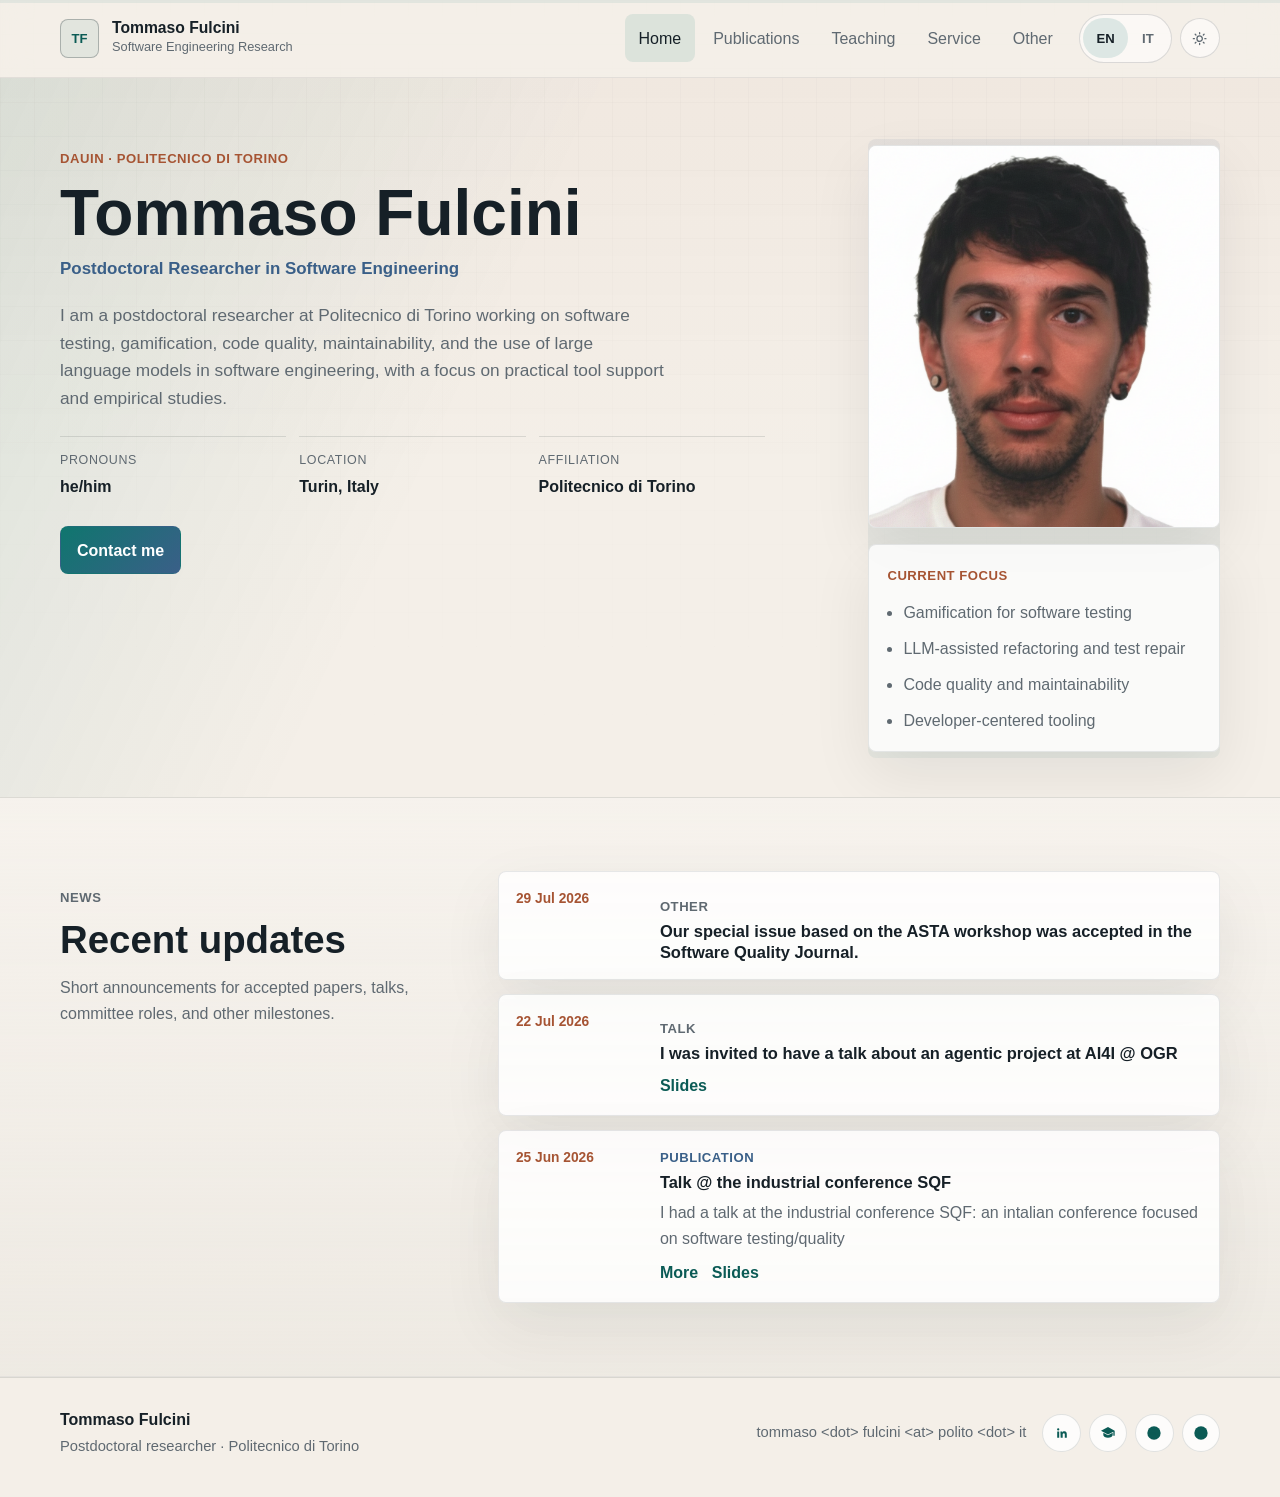
<file: index.html>
<!DOCTYPE html>
<html lang="en">
  <head>
    <meta charset="utf-8" />
    <meta name="viewport" content="width=device-width, initial-scale=1" />
    <title>Tommaso Fulcini | Software Engineering Research</title>
    <meta
      name="description"
      content="Tommaso Fulcini is a postdoctoral researcher at Politecnico di Torino working on software testing, gamification, code quality, and LLM-assisted software engineering."
    />
    <meta name="robots" content="index,follow,max-image-preview:large" />
    <meta name="theme-color" content="#f4efe8" />
    <link rel="canonical" href="https://fulcinator.github.io/TommasoFulcini/" />
    <meta property="og:type" content="website" />
    <meta property="og:title" content="Tommaso Fulcini | Software Engineering Research" />
    <meta
      property="og:description"
      content="Tommaso Fulcini is a postdoctoral researcher at Politecnico di Torino working on software testing, gamification, code quality, and LLM-assisted software engineering."
    />
    <meta property="og:url" content="https://fulcinator.github.io/TommasoFulcini/" />
    <meta property="og:image" content="https://fulcinator.github.io/TommasoFulcini/propic.png" />
    <meta name="twitter:card" content="summary_large_image" />
    <meta name="twitter:title" content="Tommaso Fulcini | Software Engineering Research" />
    <meta
      name="twitter:description"
      content="Tommaso Fulcini is a postdoctoral researcher at Politecnico di Torino working on software testing, gamification, code quality, and LLM-assisted software engineering."
    />
    <meta name="twitter:image" content="https://fulcinator.github.io/TommasoFulcini/propic.png" />
    <script>
      document.documentElement.classList.add("js");
    </script>
    <script type="application/ld+json">
      {
        "@context": "https://schema.org",
        "@type": "Person",
        "name": "Tommaso Fulcini",
        "url": "https://fulcinator.github.io/TommasoFulcini/",
        "image": "https://fulcinator.github.io/TommasoFulcini/propic.png",
        "jobTitle": "Postdoctoral Researcher in Software Engineering",
        "worksFor": {
          "@type": "CollegeOrUniversity",
          "name": "Politecnico di Torino"
        },
        "affiliation": {
          "@type": "CollegeOrUniversity",
          "name": "Politecnico di Torino"
        },
        "email": "mailto:tommaso.fulcini@polito.it",
        "sameAs": [
          "https://it.linkedin.com/in/tommaso-fulcini/en",
          "https://scholar.google.com/citations?user=w-enC5QAAAAJ&hl=en",
          "https://www.researchgate.net/profile/Tommaso-Fulcini-2?ev=hdr_xprf",
          "https://orcid.org/0000-0001-8765-6501"
        ]
      }
    </script>
    <link rel="stylesheet" href="styles.css?v=2026-08-12-1" />
    <script src="news-data.js?v=2026-08-12-1" defer></script>
    <script src="script.js?v=2026-08-12-1" defer></script>
  </head>
  <body class="page page-home" data-page="home">
    <a class="skip-link" href="#main-content">Skip to main content</a>
    <div class="scroll-progress" aria-hidden="true"><span></span></div>

    <header class="site-header">
      <div class="shell site-header-inner">
        <a class="site-brand" href="index.html">
          <span class="site-brand-mark">TF</span>
          <span class="site-brand-copy">
            <strong>Tommaso Fulcini</strong>
            <small data-i18n="brand_subtitle">Software Engineering Research</small>
          </span>
        </a>

        <div class="site-header-actions">
          <nav class="site-nav" aria-label="Primary" data-i18n-aria-label="primary_nav_label">
            <a class="is-current" href="index.html" aria-current="page" data-i18n="nav_home">Home</a>
            <a href="publications.html" data-i18n="nav_publications">Publications</a>
            <a href="teaching.html" data-i18n="nav_teaching">Teaching</a>
            <a href="service.html" data-i18n="nav_service">Service</a>
            <a href="other.html" data-i18n="nav_other">Other</a>
          </nav>

          <div class="site-controls">
            <div class="language-switch" role="group" data-i18n-aria-label="lang_control_label">
              <button class="control-chip" type="button" data-lang-option="en" aria-pressed="false">EN</button>
              <button class="control-chip" type="button" data-lang-option="it" aria-pressed="false">IT</button>
            </div>

            <button
              class="theme-toggle"
              type="button"
              data-theme-toggle
              data-i18n-aria-label="theme_toggle_label"
              data-i18n-title="theme_toggle_label"
            >
              <svg viewBox="0 0 24 24" aria-hidden="true">
                <path
                  d="M12 3.75v1.5M12 18.75v1.5M4.75 12h-1.5M20.75 12h-1.5M6.88 6.88 5.82 5.82M18.18 18.18l-1.06-1.06M17.12 6.88l1.06-1.06M5.82 18.18l1.06-1.06M15.75 12A3.75 3.75 0 1 1 8.25 12a3.75 3.75 0 0 1 7.5 0Z"
                />
              </svg>
              <span class="visually-hidden" data-i18n="theme_toggle_label">Toggle dark mode</span>
            </button>
          </div>
        </div>
      </div>
    </header>

    <main id="main-content" tabindex="-1">
      <section class="page-hero home-hero home-hero-compact">
        <div class="shell home-intro-grid">
          <div class="hero-copy reveal">
            <p class="hero-kicker" data-i18n="home_kicker">DAUIN · Politecnico di Torino</p>
            <h1>Tommaso Fulcini</h1>
            <p class="home-role" data-i18n="home_role">Postdoctoral Researcher in Software Engineering</p>
            <p class="hero-lead" data-i18n="home_lead">
              I am a postdoctoral researcher at Politecnico di Torino working on software
              testing, gamification, code quality, maintainability, and the use of large
              language models in software engineering, with a focus on practical tool support
              and empirical studies.
            </p>

            <dl class="profile-meta">
              <div>
                <dt data-i18n="home_pronouns_label">Pronouns</dt>
                <dd>he/him</dd>
              </div>
              <div>
                <dt data-i18n="home_location_label">Location</dt>
                <dd data-i18n="home_location_value">Turin, Italy</dd>
              </div>
              <div>
                <dt data-i18n="home_affiliation_label">Affiliation</dt>
                <dd>Politecnico di Torino</dd>
              </div>
            </dl>

            <div class="hero-actions">
              <a class="button button-primary" href="mailto:tommaso.fulcini@polito.it" data-i18n="home_contact_button">Contact me</a>
            </div>
          </div>

          <aside class="profile-spotlight reveal">
            <div class="profile-portrait-card">
              <img src="propic.png" alt="Portrait of Tommaso Fulcini" />
            </div>

            <div class="profile-summary-card">
              <p class="panel-kicker" data-i18n="home_focus_kicker">Current focus</p>
              <ul class="focus-list">
                <li data-i18n="home_focus_1">Gamification for software testing</li>
                <li data-i18n="home_focus_2">LLM-assisted refactoring and test repair</li>
                <li data-i18n="home_focus_3">Code quality and maintainability</li>
                <li data-i18n="home_focus_4">Developer-centered tooling</li>
              </ul>
            </div>
          </aside>
        </div>
      </section>

      <section class="band band-tint">
        <div class="shell news-layout">
          <div class="section-heading reveal">
            <p class="section-kicker" data-i18n="home_news_kicker">News</p>
            <h2 data-i18n="home_news_title">Recent updates</h2>
            <p data-i18n="home_news_desc">
              Short announcements for accepted papers, talks, committee roles, and other
              milestones.
            </p>
          </div>

          <div class="news-stack reveal" id="news-list" aria-live="polite"></div>
          <noscript>
            <p class="data-source-note">
              News updates are available on my GitHub profile and are shown here when JavaScript is enabled.
            </p>
          </noscript>
        </div>
      </section>
    </main>

    <footer class="site-footer">
      <div class="shell footer-inner">
        <div class="footer-copy">
          <p>Tommaso Fulcini</p>
          <small data-i18n="footer_role">Postdoctoral researcher · Politecnico di Torino</small>
        </div>

        <div class="footer-contact">
          <span>tommaso &lt;dot&gt; fulcini &lt;at&gt; polito &lt;dot&gt; it</span>
        </div>

        <div class="footer-socials" aria-label="External profiles" data-i18n-aria-label="external_profiles_label">
          <a
            class="social-link"
            href="https://it.linkedin.com/in/tommaso-fulcini/en"
            target="_blank"
            rel="noopener"
            aria-label="LinkedIn"
            title="LinkedIn"
          >
            <svg viewBox="0 0 24 24" aria-hidden="true">
              <path
                d="M6.3 8.4A1.7 1.7 0 1 1 6.3 5a1.7 1.7 0 0 1 0 3.4ZM4.8 9.8h3v9.4h-3Zm4.8 0h2.9v1.3h.1c.4-.8 1.4-1.6 2.9-1.6 3.1 0 3.7 2 3.7 4.7v5h-3v-4.4c0-1 0-2.4-1.5-2.4s-1.7 1.1-1.7 2.3v4.5h-3Z"
              />
            </svg>
          </a>
          <a
            class="social-link"
            href="https://scholar.google.com/citations?user=w-enC5QAAAAJ&hl=en"
            target="_blank"
            rel="noopener"
            aria-label="Google Scholar"
            title="Google Scholar"
          >
            <svg viewBox="0 0 24 24" aria-hidden="true">
              <path d="M12 3 1.5 8.7 12 14.4 20 10V16h2V8.7L12 3Z" />
              <path d="M5 11.5v3.8c0 1.6 3.1 3.7 7 3.7s7-2.1 7-3.7v-3.8l-7 3.8-7-3.8Z" />
            </svg>
          </a>
          <a
            class="social-link"
            href="https://www.researchgate.net/profile/Tommaso-Fulcini-2?ev=hdr_xprf"
            target="_blank"
            rel="noopener"
            aria-label="ResearchGate"
            title="ResearchGate"
          >
            <svg viewBox="0 0 24 24" aria-hidden="true">
              <circle cx="12" cy="12" r="10"></circle>
              <text x="6.1" y="15.3">RG</text>
            </svg>
          </a>
          <a
            class="social-link"
            href="https://orcid.org/0000-0001-8765-6501"
            target="_blank"
            rel="noopener"
            aria-label="ORCID"
            title="ORCID"
          >
            <svg viewBox="0 0 24 24" aria-hidden="true">
              <circle cx="12" cy="12" r="10"></circle>
              <text x="6.2" y="15.3">iD</text>
            </svg>
          </a>
        </div>
      </div>
    </footer>
  </body>
</html>
</file>
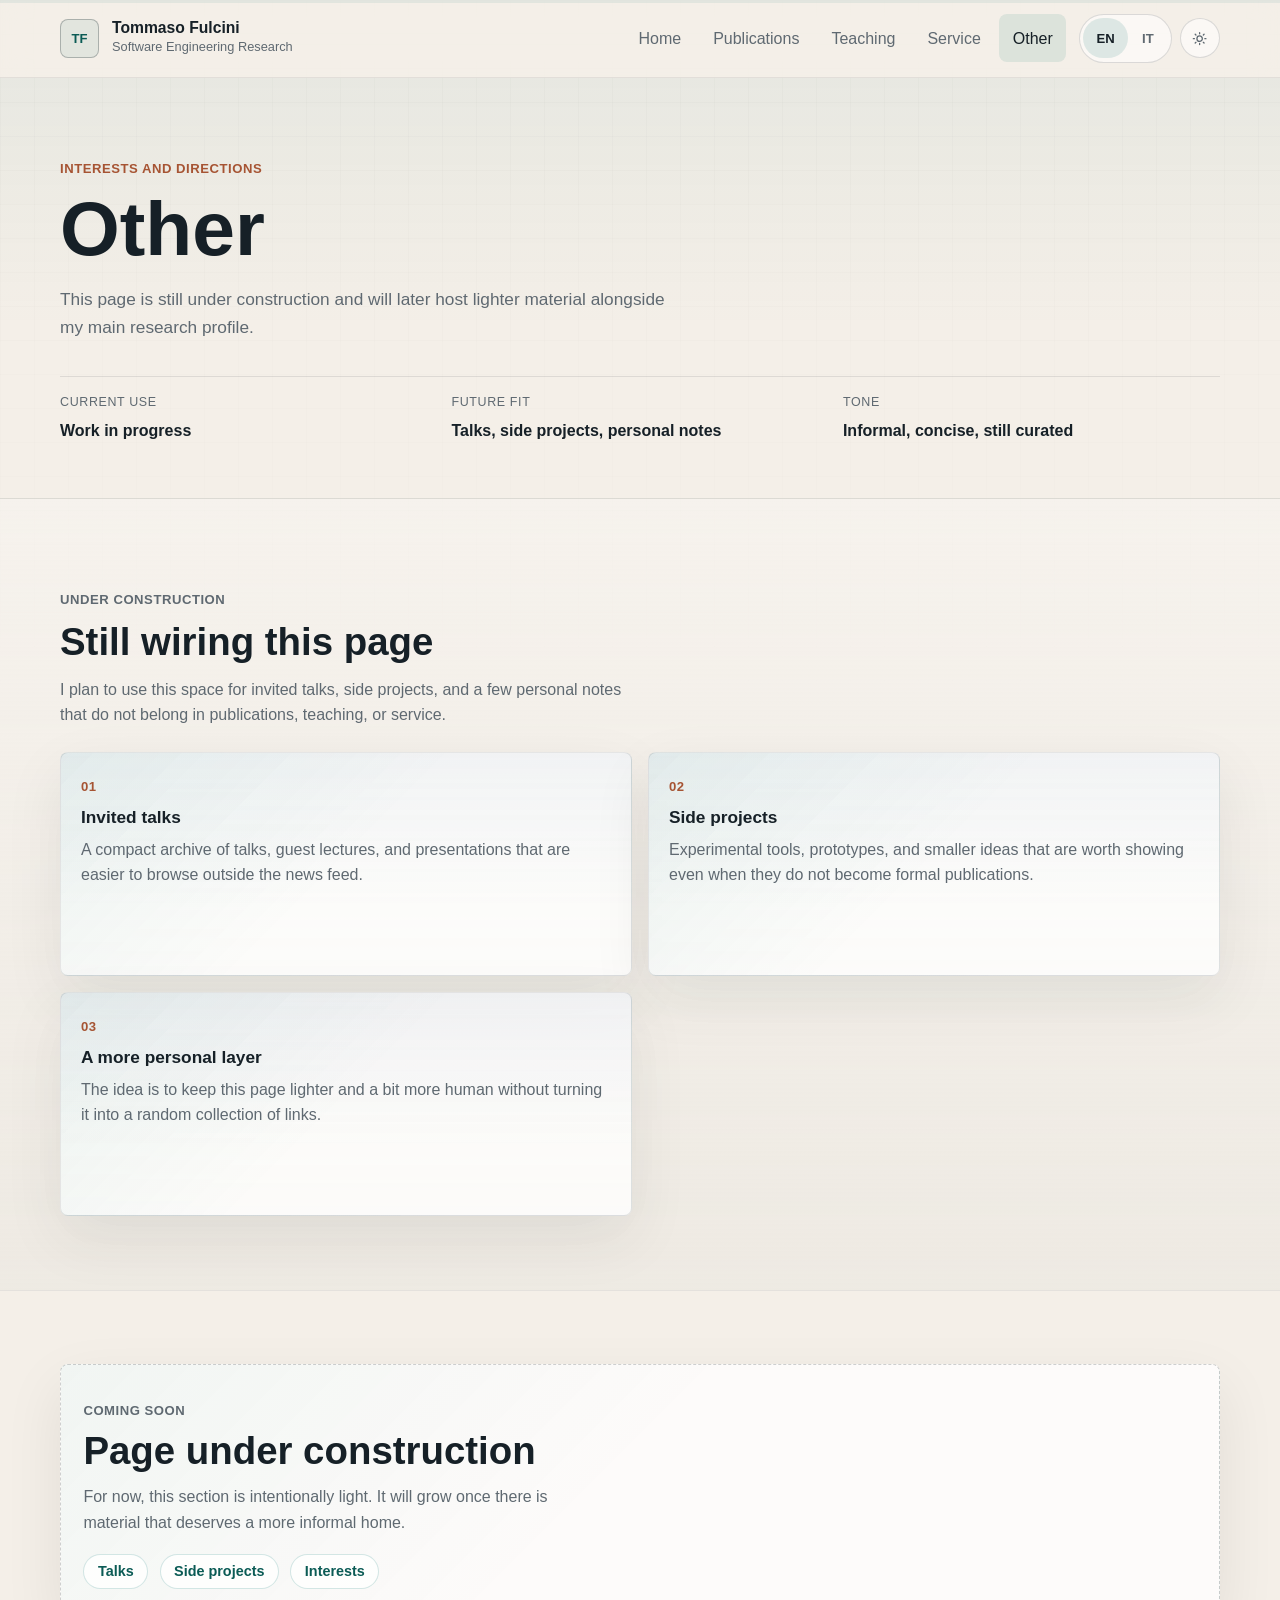
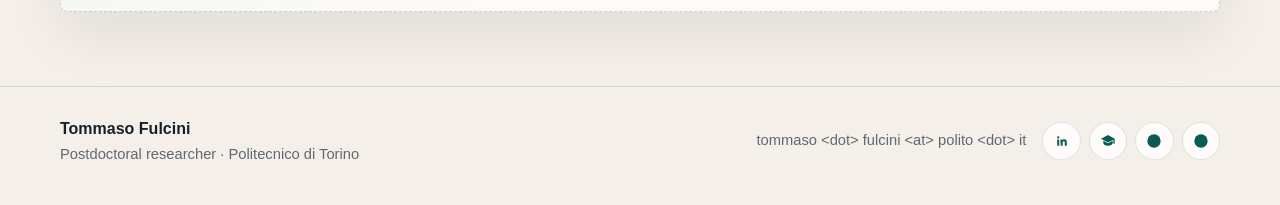
<file: other.html>
<!DOCTYPE html>
<html lang="en">
  <head>
    <meta charset="utf-8" />
    <meta name="viewport" content="width=device-width, initial-scale=1" />
    <title>Other | Tommaso Fulcini</title>
    <meta
      name="description"
      content="Under-construction page for talks, side projects, and lighter material on Tommaso Fulcini's website."
    />
    <meta name="robots" content="index,follow,max-image-preview:large" />
    <meta name="theme-color" content="#f4efe8" />
    <link rel="canonical" href="https://fulcinator.github.io/TommasoFulcini/other.html" />
    <meta property="og:type" content="website" />
    <meta property="og:title" content="Other | Tommaso Fulcini" />
    <meta
      property="og:description"
      content="Under-construction page for talks, side projects, and lighter material on Tommaso Fulcini's website."
    />
    <meta property="og:url" content="https://fulcinator.github.io/TommasoFulcini/other.html" />
    <meta property="og:image" content="https://fulcinator.github.io/TommasoFulcini/propic.png" />
    <meta name="twitter:card" content="summary_large_image" />
    <meta name="twitter:title" content="Other | Tommaso Fulcini" />
    <meta
      name="twitter:description"
      content="Under-construction page for talks, side projects, and lighter material on Tommaso Fulcini's website."
    />
    <meta name="twitter:image" content="https://fulcinator.github.io/TommasoFulcini/propic.png" />
    <script>
      document.documentElement.classList.add("js");
    </script>
    <link rel="stylesheet" href="styles.css?v=2026-08-12-2" />
    <script src="script.js?v=2026-08-12-2" defer></script>
  </head>
  <body class="page" data-page="other">
    <a class="skip-link" href="#main-content">Skip to main content</a>
    <div class="scroll-progress" aria-hidden="true"><span></span></div>

    <header class="site-header">
      <div class="shell site-header-inner">
        <a class="site-brand" href="index.html">
          <span class="site-brand-mark">TF</span>
          <span class="site-brand-copy">
            <strong>Tommaso Fulcini</strong>
            <small data-i18n="brand_subtitle">Software Engineering Research</small>
          </span>
        </a>

        <div class="site-header-actions">
          <nav class="site-nav" aria-label="Primary" data-i18n-aria-label="primary_nav_label">
            <a href="index.html" data-i18n="nav_home">Home</a>
            <a href="publications.html" data-i18n="nav_publications">Publications</a>
            <a href="teaching.html" data-i18n="nav_teaching">Teaching</a>
            <a href="service.html" data-i18n="nav_service">Service</a>
            <a class="is-current" href="other.html" aria-current="page" data-i18n="nav_other">Other</a>
          </nav>

          <div class="site-controls">
            <div class="language-switch" role="group" data-i18n-aria-label="lang_control_label">
              <button class="control-chip" type="button" data-lang-option="en" aria-pressed="false">EN</button>
              <button class="control-chip" type="button" data-lang-option="it" aria-pressed="false">IT</button>
            </div>

            <button
              class="theme-toggle"
              type="button"
              data-theme-toggle
              data-i18n-aria-label="theme_toggle_label"
              data-i18n-title="theme_toggle_label"
            >
              <svg viewBox="0 0 24 24" aria-hidden="true">
                <path
                  d="M12 3.75v1.5M12 18.75v1.5M4.75 12h-1.5M20.75 12h-1.5M6.88 6.88 5.82 5.82M18.18 18.18l-1.06-1.06M17.12 6.88l1.06-1.06M5.82 18.18l1.06-1.06M15.75 12A3.75 3.75 0 1 1 8.25 12a3.75 3.75 0 0 1 7.5 0Z"
                />
              </svg>
              <span class="visually-hidden" data-i18n="theme_toggle_label">Toggle dark mode</span>
            </button>
          </div>
        </div>
      </div>
    </header>

    <main id="main-content" tabindex="-1">
      <section class="page-hero inner-hero">
        <div class="shell inner-hero-shell">
          <div class="hero-copy reveal">
            <p class="hero-kicker" data-i18n="other_kicker">Interests and directions</p>
            <h1 data-i18n="other_title">Other</h1>
            <p class="hero-lead" data-i18n="other_lead">
              This page is still under construction and will later host lighter material alongside
              my main research profile.
            </p>
          </div>

          <dl class="page-meta-strip reveal">
            <div>
              <dt data-i18n="other_current_use_label">Current use</dt>
              <dd data-i18n="other_current_use_value">Work in progress</dd>
            </div>
            <div>
              <dt data-i18n="other_future_fit_label">Future fit</dt>
              <dd data-i18n="other_future_fit_value">Talks, side projects, personal notes</dd>
            </div>
            <div>
              <dt data-i18n="other_tone_label">Tone</dt>
              <dd data-i18n="other_tone_value">Informal, concise, still curated</dd>
            </div>
          </dl>
        </div>
      </section>

      <section class="band band-tint">
        <div class="shell">
          <div class="section-heading reveal">
            <p class="section-kicker" data-i18n="other_section_kicker">Under construction</p>
            <h2 data-i18n="other_section_title">Still wiring this page</h2>
            <p data-i18n="other_section_desc">
              I plan to use this space for invited talks, side projects, and a few personal notes
              that do not belong in publications, teaching, or service.
            </p>
          </div>

          <div class="theme-grid">
            <article class="theme-panel reveal">
              <p class="panel-kicker">01</p>
              <h3 data-i18n="other_theme_1_title">Invited talks</h3>
              <p data-i18n="other_theme_1_desc">
                A compact archive of talks, guest lectures, and presentations that are easier to
                browse outside the news feed.
              </p>
            </article>

            <article class="theme-panel reveal">
              <p class="panel-kicker">02</p>
              <h3 data-i18n="other_theme_2_title">Side projects</h3>
              <p data-i18n="other_theme_2_desc">
                Experimental tools, prototypes, and smaller ideas that are worth showing even when
                they do not become formal publications.
              </p>
            </article>

            <article class="theme-panel reveal">
              <p class="panel-kicker">03</p>
              <h3 data-i18n="other_theme_3_title">A more personal layer</h3>
              <p data-i18n="other_theme_3_desc">
                The idea is to keep this page lighter and a bit more human without turning it into
                a random collection of links.
              </p>
            </article>
          </div>
        </div>
      </section>

      <section class="band">
        <div class="shell">
          <div class="placeholder-card reveal">
            <p class="panel-kicker" data-i18n="other_next_kicker">Coming soon</p>
            <h2 data-i18n="other_next_title">Page under construction</h2>
            <p data-i18n="other_next_desc">
              For now, this section is intentionally light. It will grow once there is material
              that deserves a more informal home.
            </p>
            <div class="placeholder-grid">
              <span data-i18n="other_flow_a_title">Talks</span>
              <span data-i18n="other_flow_b_title">Side projects</span>
              <span data-i18n="other_flow_c_title">Interests</span>
            </div>
          </div>
        </div>
      </section>
    </main>

    <footer class="site-footer">
      <div class="shell footer-inner">
        <div class="footer-copy">
          <p>Tommaso Fulcini</p>
          <small data-i18n="footer_role">Postdoctoral researcher · Politecnico di Torino</small>
        </div>

        <div class="footer-contact">
          <span>tommaso &lt;dot&gt; fulcini &lt;at&gt; polito &lt;dot&gt; it</span>
        </div>

        <div class="footer-socials" aria-label="External profiles" data-i18n-aria-label="external_profiles_label">
          <a class="social-link" href="https://it.linkedin.com/in/tommaso-fulcini/en" target="_blank" rel="noopener" aria-label="LinkedIn" title="LinkedIn">
            <svg viewBox="0 0 24 24" aria-hidden="true"><path d="M6.3 8.4A1.7 1.7 0 1 1 6.3 5a1.7 1.7 0 0 1 0 3.4ZM4.8 9.8h3v9.4h-3Zm4.8 0h2.9v1.3h.1c.4-.8 1.4-1.6 2.9-1.6 3.1 0 3.7 2 3.7 4.7v5h-3v-4.4c0-1 0-2.4-1.5-2.4s-1.7 1.1-1.7 2.3v4.5h-3Z"/></svg>
          </a>
          <a class="social-link" href="https://scholar.google.com/citations?user=w-enC5QAAAAJ&hl=en" target="_blank" rel="noopener" aria-label="Google Scholar" title="Google Scholar">
            <svg viewBox="0 0 24 24" aria-hidden="true"><path d="M12 3 1.5 8.7 12 14.4 20 10V16h2V8.7L12 3Z"/><path d="M5 11.5v3.8c0 1.6 3.1 3.7 7 3.7s7-2.1 7-3.7v-3.8l-7 3.8-7-3.8Z"/></svg>
          </a>
          <a class="social-link" href="https://www.researchgate.net/profile/Tommaso-Fulcini-2?ev=hdr_xprf" target="_blank" rel="noopener" aria-label="ResearchGate" title="ResearchGate">
            <svg viewBox="0 0 24 24" aria-hidden="true"><circle cx="12" cy="12" r="10"></circle><text x="6.1" y="15.3">RG</text></svg>
          </a>
          <a class="social-link" href="https://orcid.org/0000-0001-8765-6501" target="_blank" rel="noopener" aria-label="ORCID" title="ORCID">
            <svg viewBox="0 0 24 24" aria-hidden="true"><circle cx="12" cy="12" r="10"></circle><text x="6.2" y="15.3">iD</text></svg>
          </a>
        </div>
      </div>
    </footer>
  </body>
</html>
</file>
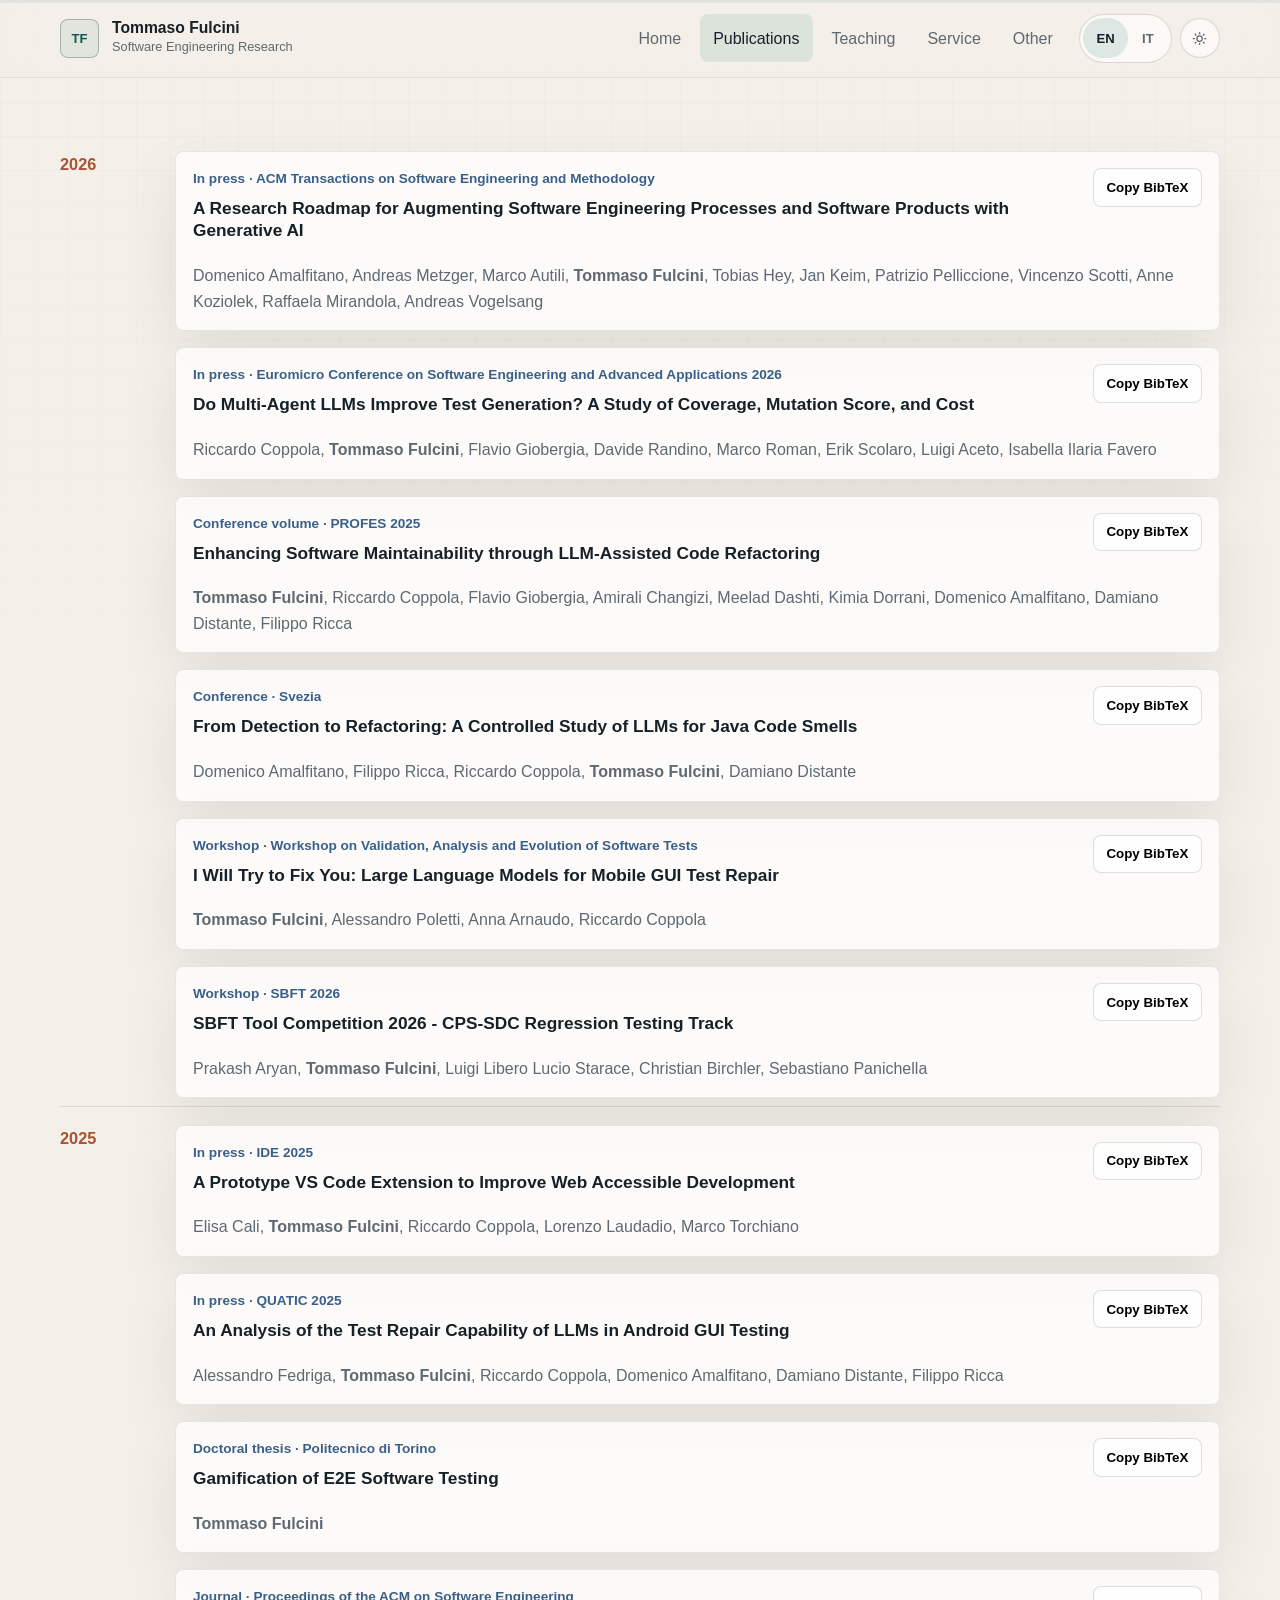
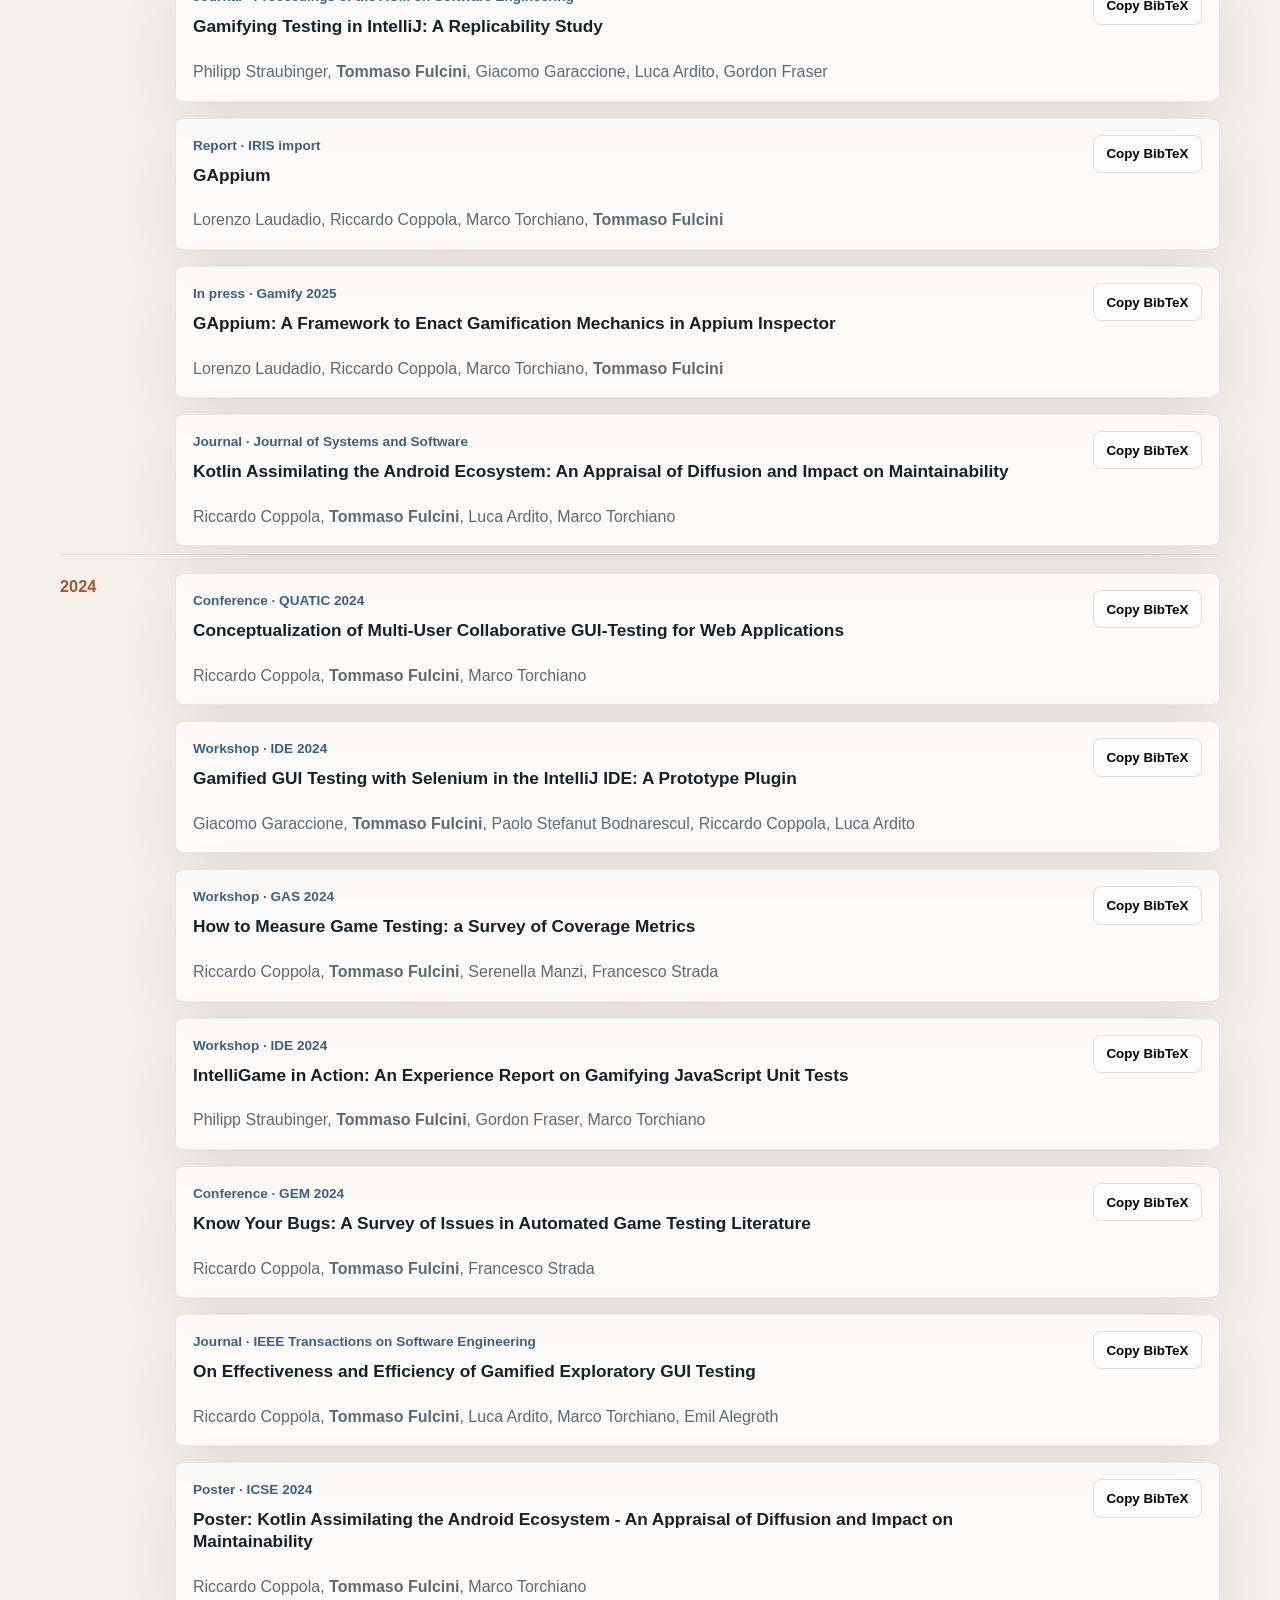
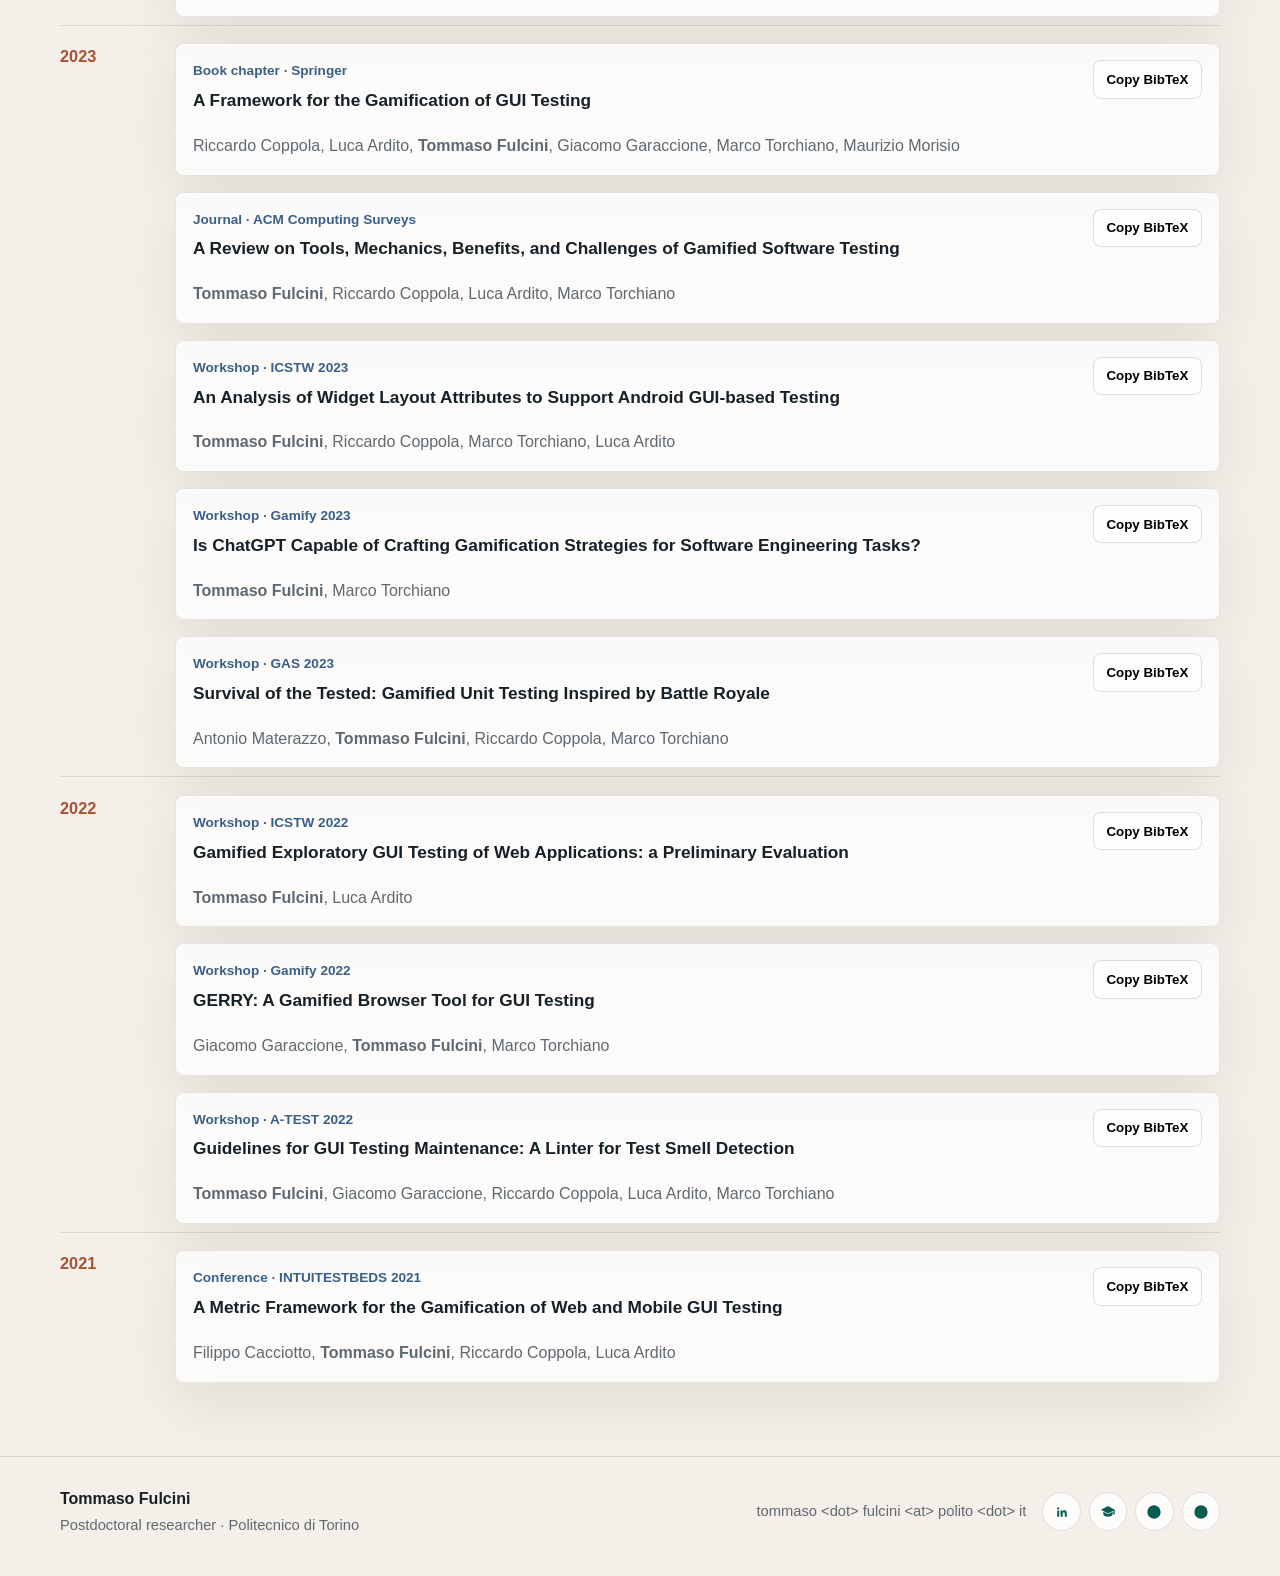
<file: publications.html>
<!DOCTYPE html>
<html lang="en">
  <head>
    <meta charset="utf-8" />
    <meta name="viewport" content="width=device-width, initial-scale=1" />
    <title>Publications | Tommaso Fulcini</title>
    <meta name="description" content="Publication list for Tommaso Fulcini." />
    <meta name="robots" content="index,follow,max-image-preview:large" />
    <meta name="theme-color" content="#f4efe8" />
    <link rel="canonical" href="https://fulcinator.github.io/TommasoFulcini/publications.html" />
    <meta property="og:type" content="website" />
    <meta property="og:title" content="Publications | Tommaso Fulcini" />
    <meta property="og:description" content="Publication list for Tommaso Fulcini." />
    <meta property="og:url" content="https://fulcinator.github.io/TommasoFulcini/publications.html" />
    <meta property="og:image" content="https://fulcinator.github.io/TommasoFulcini/propic.png" />
    <meta name="twitter:card" content="summary_large_image" />
    <meta name="twitter:title" content="Publications | Tommaso Fulcini" />
    <meta name="twitter:description" content="Publication list for Tommaso Fulcini." />
    <meta name="twitter:image" content="https://fulcinator.github.io/TommasoFulcini/propic.png" />
    <script>
      document.documentElement.classList.add("js");
    </script>
    <link rel="stylesheet" href="styles.css?v=2026-08-12-1" />
    <script src="publications-data.js?v=2026-08-12-1" defer></script>
    <script src="script.js?v=2026-08-12-1" defer></script>
  </head>
  <body class="page" data-page="publications">
    <a class="skip-link" href="#main-content">Skip to main content</a>
    <div class="scroll-progress" aria-hidden="true"><span></span></div>

    <header class="site-header">
      <div class="shell site-header-inner">
        <a class="site-brand" href="index.html">
          <span class="site-brand-mark">TF</span>
          <span class="site-brand-copy">
            <strong>Tommaso Fulcini</strong>
            <small data-i18n="brand_subtitle">Software Engineering Research</small>
          </span>
        </a>

        <div class="site-header-actions">
          <nav class="site-nav" aria-label="Primary" data-i18n-aria-label="primary_nav_label">
            <a href="index.html" data-i18n="nav_home">Home</a>
            <a class="is-current" href="publications.html" aria-current="page" data-i18n="nav_publications">Publications</a>
            <a href="teaching.html" data-i18n="nav_teaching">Teaching</a>
            <a href="service.html" data-i18n="nav_service">Service</a>
            <a href="other.html" data-i18n="nav_other">Other</a>
          </nav>

          <div class="site-controls">
            <div class="language-switch" role="group" data-i18n-aria-label="lang_control_label">
              <button class="control-chip" type="button" data-lang-option="en" aria-pressed="false">EN</button>
              <button class="control-chip" type="button" data-lang-option="it" aria-pressed="false">IT</button>
            </div>

            <button
              class="theme-toggle"
              type="button"
              data-theme-toggle
              data-i18n-aria-label="theme_toggle_label"
              data-i18n-title="theme_toggle_label"
            >
              <svg viewBox="0 0 24 24" aria-hidden="true">
                <path
                  d="M12 3.75v1.5M12 18.75v1.5M4.75 12h-1.5M20.75 12h-1.5M6.88 6.88 5.82 5.82M18.18 18.18l-1.06-1.06M17.12 6.88l1.06-1.06M5.82 18.18l1.06-1.06M15.75 12A3.75 3.75 0 1 1 8.25 12a3.75 3.75 0 0 1 7.5 0Z"
                />
              </svg>
              <span class="visually-hidden" data-i18n="theme_toggle_label">Toggle dark mode</span>
            </button>
          </div>
        </div>
      </div>
    </header>

    <main id="main-content" tabindex="-1">
      <section class="band">
        <div class="shell">
          <div class="year-list" id="publications-list"></div>
          <noscript>
            <p class="data-source-note">
              The publication list requires JavaScript. You can still use Google Scholar and IRIS from the footer links.
            </p>
          </noscript>
        </div>
      </section>
    </main>

    <footer class="site-footer">
      <div class="shell footer-inner">
        <div class="footer-copy">
          <p>Tommaso Fulcini</p>
          <small data-i18n="footer_role">Postdoctoral researcher · Politecnico di Torino</small>
        </div>

        <div class="footer-contact">
          <span>tommaso &lt;dot&gt; fulcini &lt;at&gt; polito &lt;dot&gt; it</span>
        </div>

        <div class="footer-socials" aria-label="External profiles" data-i18n-aria-label="external_profiles_label">
          <a class="social-link" href="https://it.linkedin.com/in/tommaso-fulcini/en" target="_blank" rel="noopener" aria-label="LinkedIn" title="LinkedIn">
            <svg viewBox="0 0 24 24" aria-hidden="true"><path d="M6.3 8.4A1.7 1.7 0 1 1 6.3 5a1.7 1.7 0 0 1 0 3.4ZM4.8 9.8h3v9.4h-3Zm4.8 0h2.9v1.3h.1c.4-.8 1.4-1.6 2.9-1.6 3.1 0 3.7 2 3.7 4.7v5h-3v-4.4c0-1 0-2.4-1.5-2.4s-1.7 1.1-1.7 2.3v4.5h-3Z"/></svg>
          </a>
          <a class="social-link" href="https://scholar.google.com/citations?user=w-enC5QAAAAJ&hl=en" target="_blank" rel="noopener" aria-label="Google Scholar" title="Google Scholar">
            <svg viewBox="0 0 24 24" aria-hidden="true"><path d="M12 3 1.5 8.7 12 14.4 20 10V16h2V8.7L12 3Z"/><path d="M5 11.5v3.8c0 1.6 3.1 3.7 7 3.7s7-2.1 7-3.7v-3.8l-7 3.8-7-3.8Z"/></svg>
          </a>
          <a class="social-link" href="https://www.researchgate.net/profile/Tommaso-Fulcini-2?ev=hdr_xprf" target="_blank" rel="noopener" aria-label="ResearchGate" title="ResearchGate">
            <svg viewBox="0 0 24 24" aria-hidden="true"><circle cx="12" cy="12" r="10"></circle><text x="6.1" y="15.3">RG</text></svg>
          </a>
          <a class="social-link" href="https://orcid.org/0000-0001-8765-6501" target="_blank" rel="noopener" aria-label="ORCID" title="ORCID">
            <svg viewBox="0 0 24 24" aria-hidden="true"><circle cx="12" cy="12" r="10"></circle><text x="6.2" y="15.3">iD</text></svg>
          </a>
        </div>
      </div>
    </footer>
  </body>
</html>
</file>
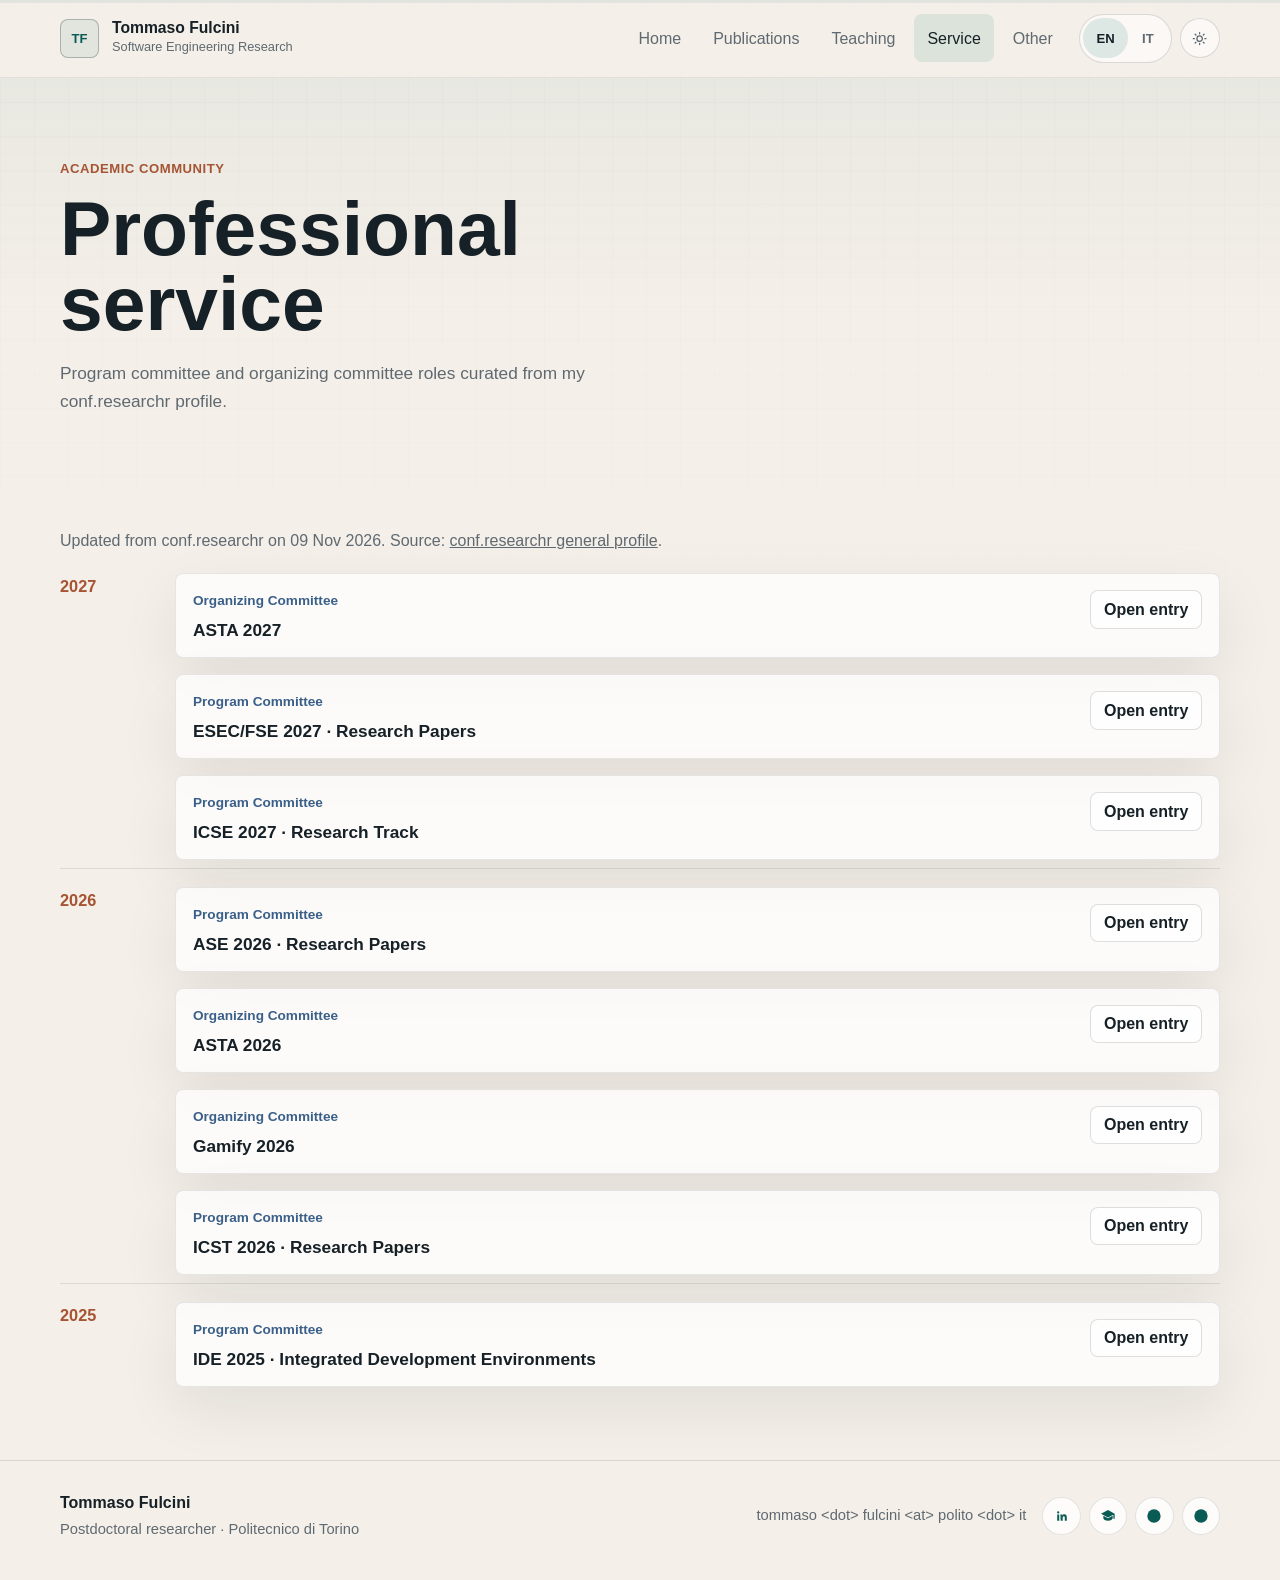
<file: service.html>
<!DOCTYPE html>
<html lang="en">
  <head>
    <meta charset="utf-8" />
    <meta name="viewport" content="width=device-width, initial-scale=1" />
    <title>Professional Service | Tommaso Fulcini</title>
    <meta name="description" content="Program committee and organizing committee roles for Tommaso Fulcini." />
    <meta name="robots" content="index,follow,max-image-preview:large" />
    <meta name="theme-color" content="#f4efe8" />
    <link rel="canonical" href="https://fulcinator.github.io/TommasoFulcini/service.html" />
    <meta property="og:type" content="website" />
    <meta property="og:title" content="Professional Service | Tommaso Fulcini" />
    <meta property="og:description" content="Program committee and organizing committee roles for Tommaso Fulcini." />
    <meta property="og:url" content="https://fulcinator.github.io/TommasoFulcini/service.html" />
    <meta property="og:image" content="https://fulcinator.github.io/TommasoFulcini/propic.png" />
    <meta name="twitter:card" content="summary_large_image" />
    <meta name="twitter:title" content="Professional Service | Tommaso Fulcini" />
    <meta name="twitter:description" content="Program committee and organizing committee roles for Tommaso Fulcini." />
    <meta name="twitter:image" content="https://fulcinator.github.io/TommasoFulcini/propic.png" />
    <script>
      document.documentElement.classList.add("js");
    </script>
    <link rel="stylesheet" href="styles.css?v=2026-08-12-2" />
    <script src="script.js?v=2026-08-12-2" defer></script>
  </head>
  <body class="page" data-page="service">
    <a class="skip-link" href="#main-content">Skip to main content</a>
    <div class="scroll-progress" aria-hidden="true"><span></span></div>

    <header class="site-header">
      <div class="shell site-header-inner">
        <a class="site-brand" href="index.html">
          <span class="site-brand-mark">TF</span>
          <span class="site-brand-copy">
            <strong>Tommaso Fulcini</strong>
            <small data-i18n="brand_subtitle">Software Engineering Research</small>
          </span>
        </a>

        <div class="site-header-actions">
          <nav class="site-nav" aria-label="Primary" data-i18n-aria-label="primary_nav_label">
            <a href="index.html" data-i18n="nav_home">Home</a>
            <a href="publications.html" data-i18n="nav_publications">Publications</a>
            <a href="teaching.html" data-i18n="nav_teaching">Teaching</a>
            <a class="is-current" href="service.html" aria-current="page" data-i18n="nav_service">Service</a>
            <a href="other.html" data-i18n="nav_other">Other</a>
          </nav>

          <div class="site-controls">
            <div class="language-switch" role="group" data-i18n-aria-label="lang_control_label">
              <button class="control-chip" type="button" data-lang-option="en" aria-pressed="false">EN</button>
              <button class="control-chip" type="button" data-lang-option="it" aria-pressed="false">IT</button>
            </div>

            <button
              class="theme-toggle"
              type="button"
              data-theme-toggle
              data-i18n-aria-label="theme_toggle_label"
              data-i18n-title="theme_toggle_label"
            >
              <svg viewBox="0 0 24 24" aria-hidden="true">
                <path
                  d="M12 3.75v1.5M12 18.75v1.5M4.75 12h-1.5M20.75 12h-1.5M6.88 6.88 5.82 5.82M18.18 18.18l-1.06-1.06M17.12 6.88l1.06-1.06M5.82 18.18l1.06-1.06M15.75 12A3.75 3.75 0 1 1 8.25 12a3.75 3.75 0 0 1 7.5 0Z"
                />
              </svg>
              <span class="visually-hidden" data-i18n="theme_toggle_label">Toggle dark mode</span>
            </button>
          </div>
        </div>
      </div>
    </header>

    <main id="main-content" tabindex="-1">
      <section class="page-hero inner-hero">
        <div class="shell inner-hero-shell">
          <div class="hero-copy reveal">
            <p class="hero-kicker" data-i18n="service_kicker">Academic community</p>
            <h1 data-i18n="service_title">Professional service</h1>
            <p class="hero-lead" data-i18n="service_lead">
              Program committee and organizing committee roles curated from my conf.researchr profile.
            </p>
          </div>
        </div>
      </section>

      <section class="band">
        <div class="shell">
          <p class="data-source-note" id="service-updated"></p>
          <div class="year-list" id="service-list" aria-live="polite"></div>
          <noscript>
            <p class="data-source-note">
              Service roles are listed on the conf.researchr general profile page.
            </p>
          </noscript>
        </div>
      </section>
    </main>

    <footer class="site-footer">
      <div class="shell footer-inner">
        <div class="footer-copy">
          <p>Tommaso Fulcini</p>
          <small data-i18n="footer_role">Postdoctoral researcher · Politecnico di Torino</small>
        </div>

        <div class="footer-contact">
          <span>tommaso &lt;dot&gt; fulcini &lt;at&gt; polito &lt;dot&gt; it</span>
        </div>

        <div class="footer-socials" aria-label="External profiles" data-i18n-aria-label="external_profiles_label">
          <a class="social-link" href="https://it.linkedin.com/in/tommaso-fulcini/en" target="_blank" rel="noopener" aria-label="LinkedIn" title="LinkedIn">
            <svg viewBox="0 0 24 24" aria-hidden="true"><path d="M6.3 8.4A1.7 1.7 0 1 1 6.3 5a1.7 1.7 0 0 1 0 3.4ZM4.8 9.8h3v9.4h-3Zm4.8 0h2.9v1.3h.1c.4-.8 1.4-1.6 2.9-1.6 3.1 0 3.7 2 3.7 4.7v5h-3v-4.4c0-1 0-2.4-1.5-2.4s-1.7 1.1-1.7 2.3v4.5h-3Z"/></svg>
          </a>
          <a class="social-link" href="https://scholar.google.com/citations?user=w-enC5QAAAAJ&hl=en" target="_blank" rel="noopener" aria-label="Google Scholar" title="Google Scholar">
            <svg viewBox="0 0 24 24" aria-hidden="true"><path d="M12 3 1.5 8.7 12 14.4 20 10V16h2V8.7L12 3Z"/><path d="M5 11.5v3.8c0 1.6 3.1 3.7 7 3.7s7-2.1 7-3.7v-3.8l-7 3.8-7-3.8Z"/></svg>
          </a>
          <a class="social-link" href="https://www.researchgate.net/profile/Tommaso-Fulcini-2?ev=hdr_xprf" target="_blank" rel="noopener" aria-label="ResearchGate" title="ResearchGate">
            <svg viewBox="0 0 24 24" aria-hidden="true"><circle cx="12" cy="12" r="10"></circle><text x="6.1" y="15.3">RG</text></svg>
          </a>
          <a class="social-link" href="https://orcid.org/0000-0001-8765-6501" target="_blank" rel="noopener" aria-label="ORCID" title="ORCID">
            <svg viewBox="0 0 24 24" aria-hidden="true"><circle cx="12" cy="12" r="10"></circle><text x="6.2" y="15.3">iD</text></svg>
          </a>
        </div>
      </div>
    </footer>
  </body>
</html>
</file>
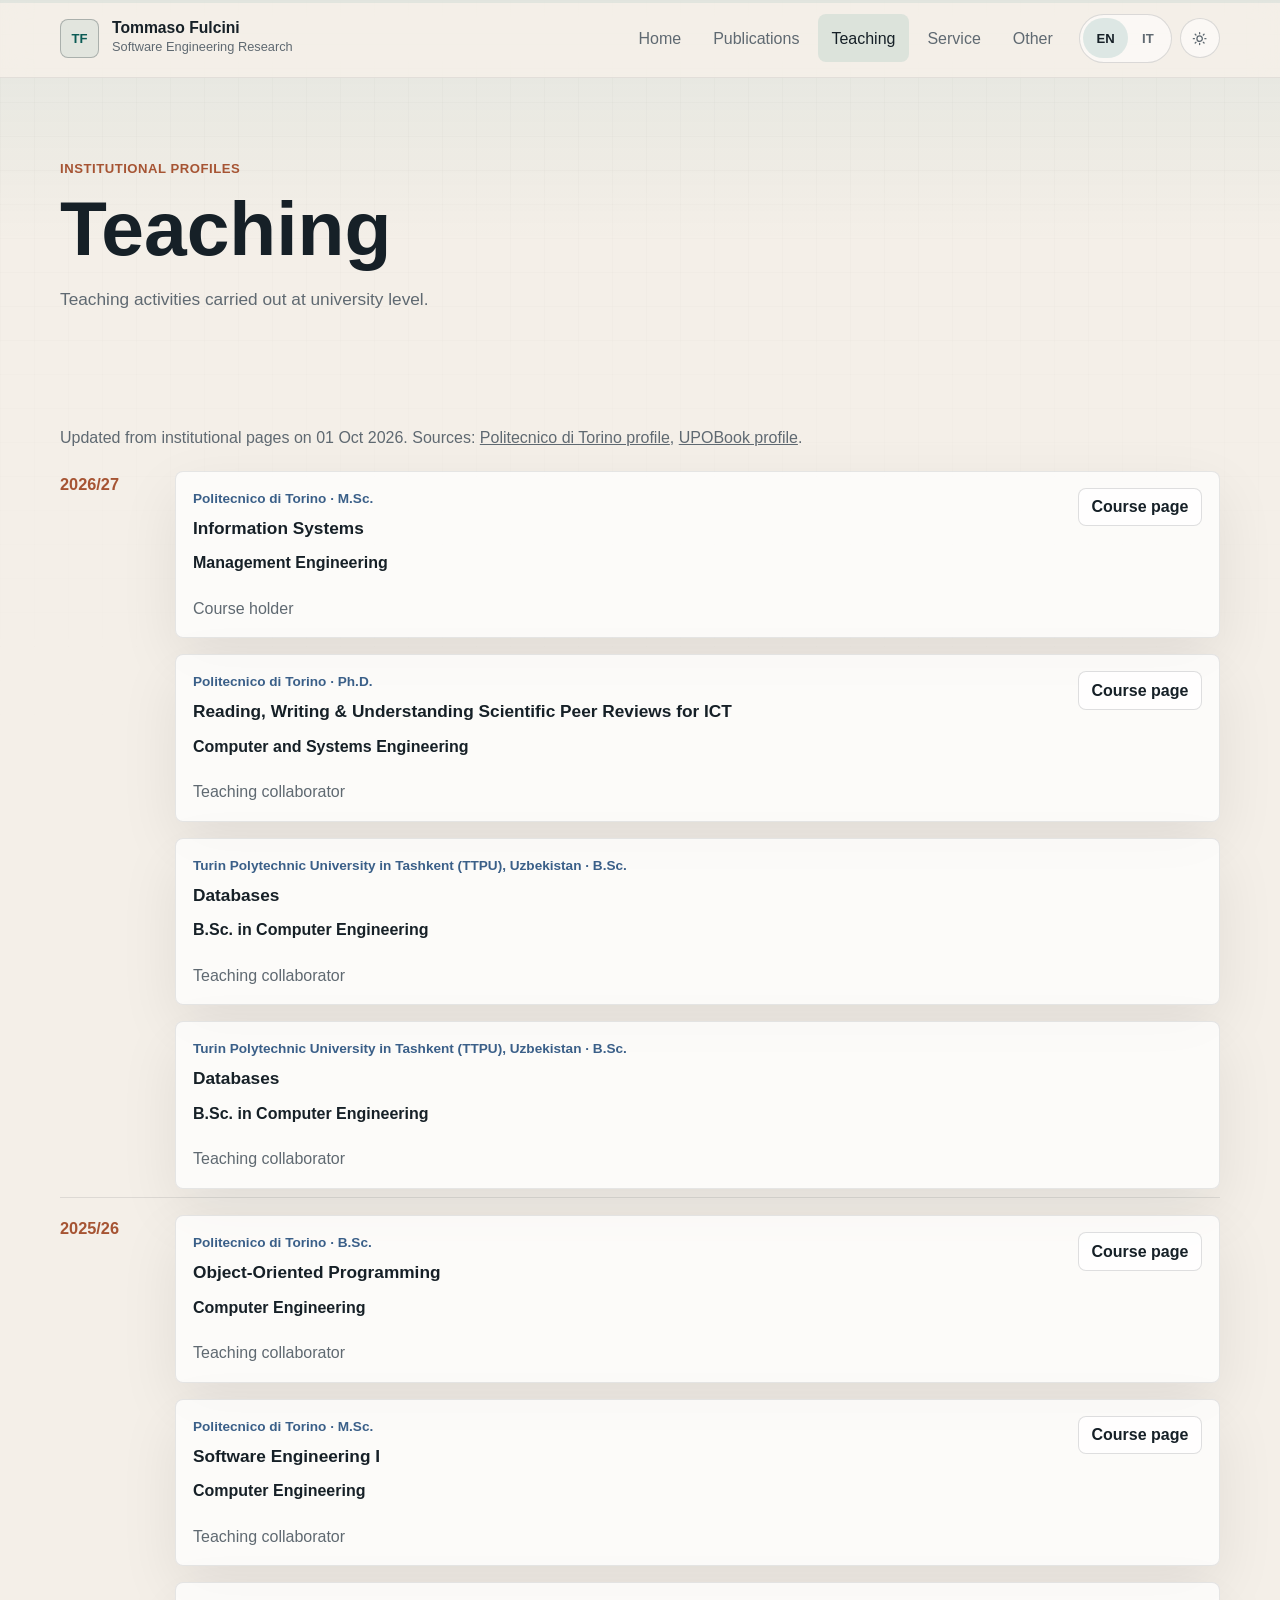
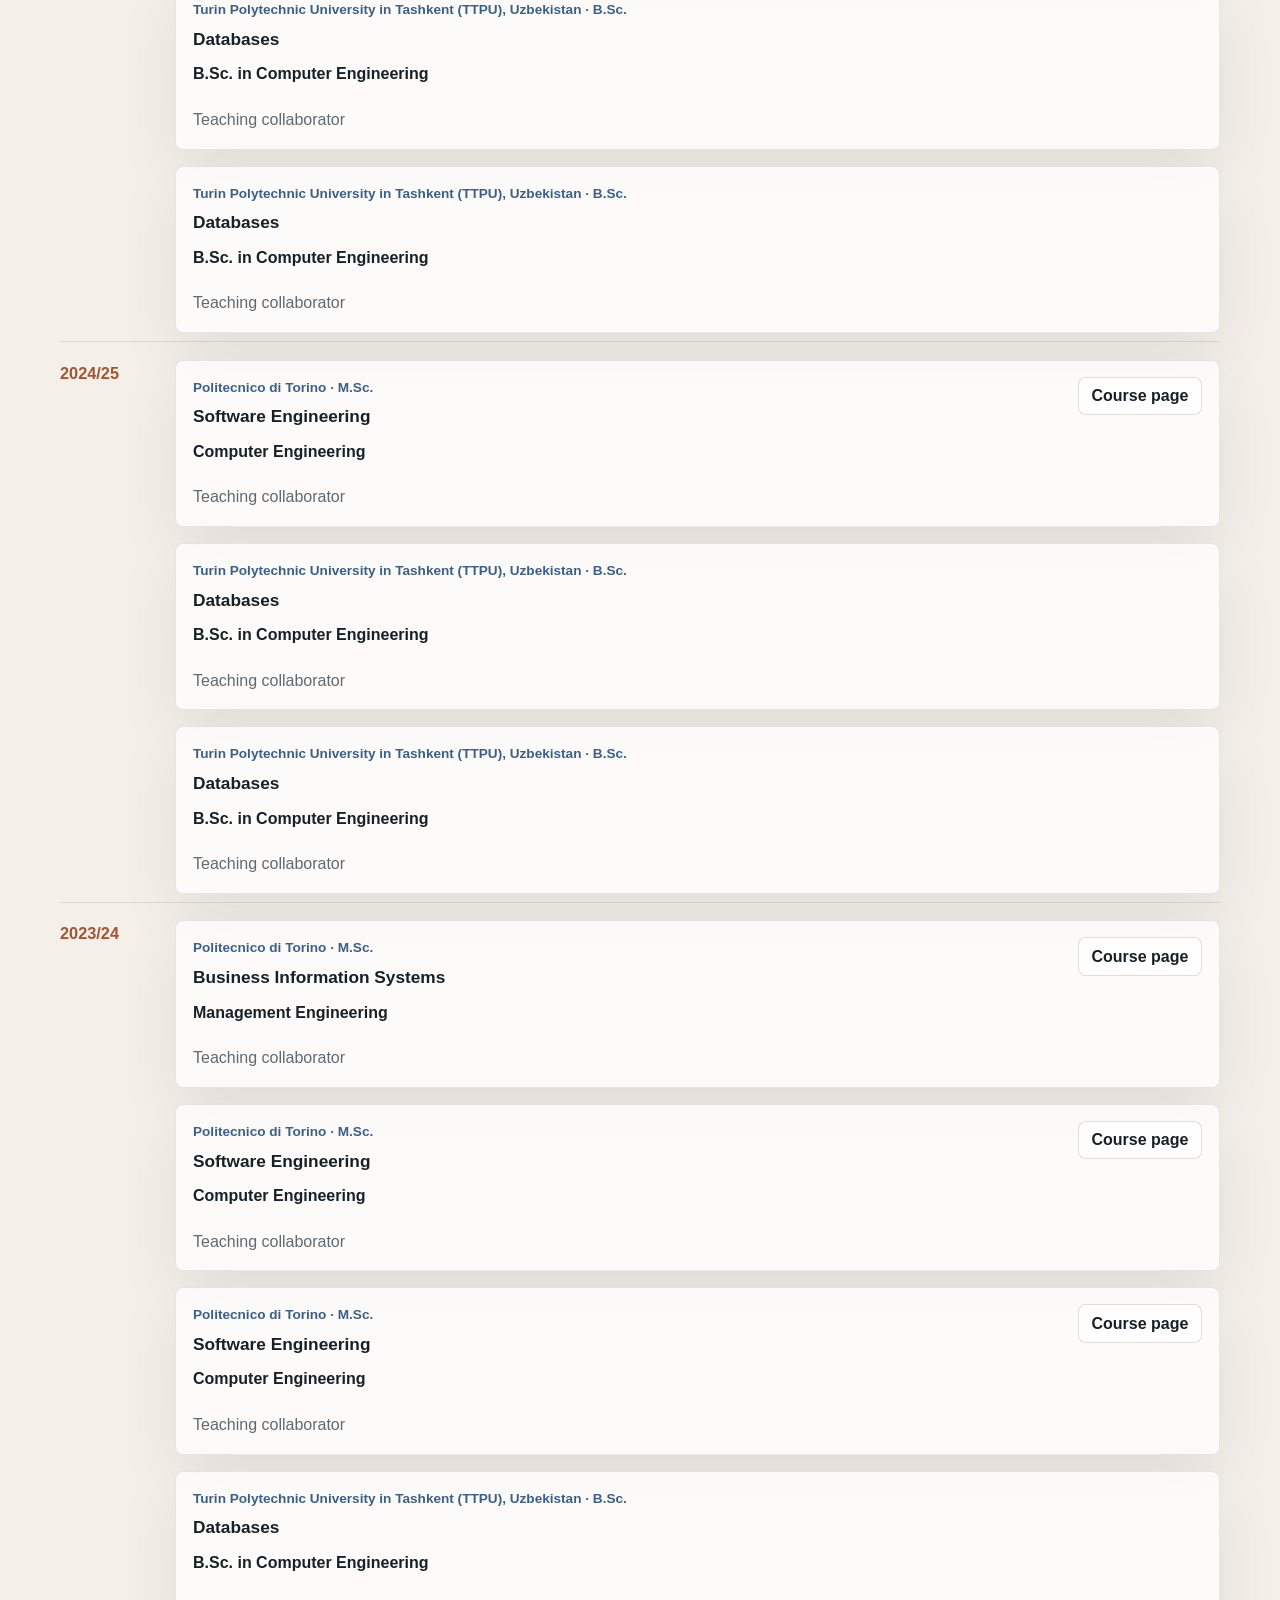
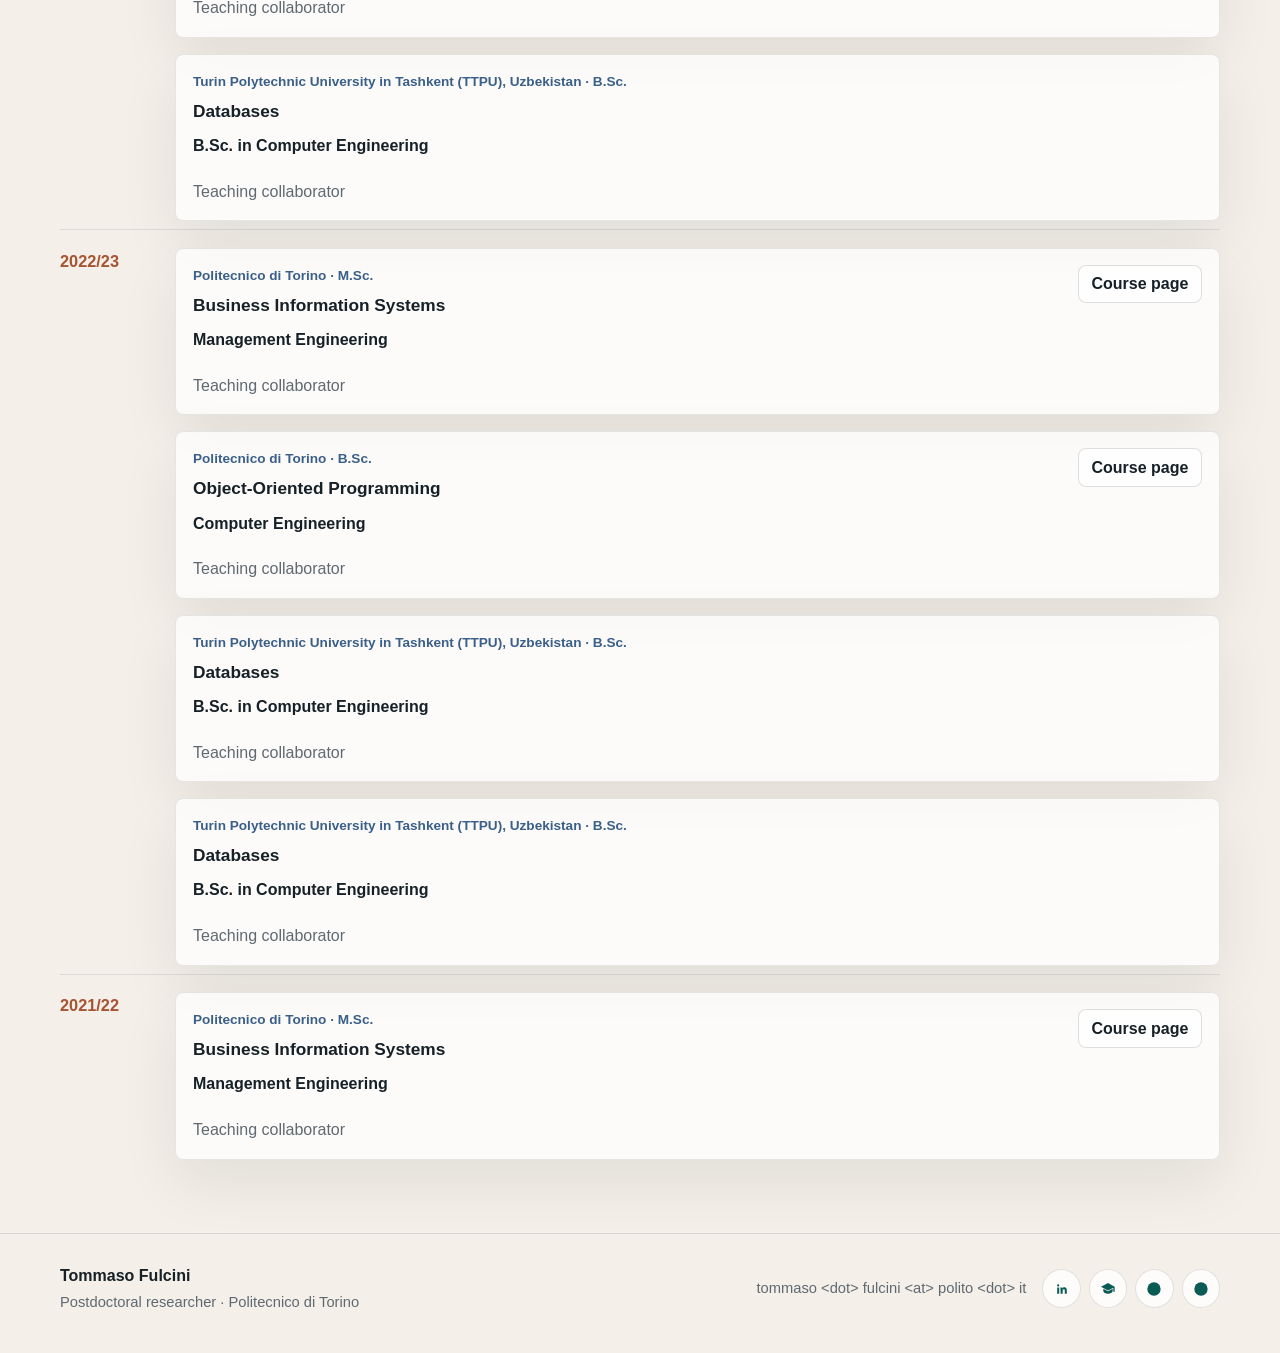
<file: teaching.html>
<!DOCTYPE html>
<html lang="en">
  <head>
    <meta charset="utf-8" />
    <meta name="viewport" content="width=device-width, initial-scale=1" />
    <title>Teaching | Tommaso Fulcini</title>
    <meta name="description" content="Teaching activity for Tommaso Fulcini at Politecnico di Torino and Universita del Piemonte Orientale." />
    <meta name="robots" content="index,follow,max-image-preview:large" />
    <meta name="theme-color" content="#f4efe8" />
    <link rel="canonical" href="https://fulcinator.github.io/TommasoFulcini/teaching.html" />
    <meta property="og:type" content="website" />
    <meta property="og:title" content="Teaching | Tommaso Fulcini" />
    <meta property="og:description" content="Teaching activity for Tommaso Fulcini at Politecnico di Torino and Universita del Piemonte Orientale." />
    <meta property="og:url" content="https://fulcinator.github.io/TommasoFulcini/teaching.html" />
    <meta property="og:image" content="https://fulcinator.github.io/TommasoFulcini/propic.png" />
    <meta name="twitter:card" content="summary_large_image" />
    <meta name="twitter:title" content="Teaching | Tommaso Fulcini" />
    <meta name="twitter:description" content="Teaching activity for Tommaso Fulcini at Politecnico di Torino and Universita del Piemonte Orientale." />
    <meta name="twitter:image" content="https://fulcinator.github.io/TommasoFulcini/propic.png" />
    <script>
      document.documentElement.classList.add("js");
    </script>
    <link rel="stylesheet" href="styles.css?v=2026-08-12-1" />
    <script src="script.js?v=2026-08-12-1" defer></script>
  </head>
  <body class="page" data-page="teaching">
    <a class="skip-link" href="#main-content">Skip to main content</a>
    <div class="scroll-progress" aria-hidden="true"><span></span></div>

    <header class="site-header">
      <div class="shell site-header-inner">
        <a class="site-brand" href="index.html">
          <span class="site-brand-mark">TF</span>
          <span class="site-brand-copy">
            <strong>Tommaso Fulcini</strong>
            <small data-i18n="brand_subtitle">Software Engineering Research</small>
          </span>
        </a>

        <div class="site-header-actions">
          <nav class="site-nav" aria-label="Primary" data-i18n-aria-label="primary_nav_label">
            <a href="index.html" data-i18n="nav_home">Home</a>
            <a href="publications.html" data-i18n="nav_publications">Publications</a>
            <a class="is-current" href="teaching.html" aria-current="page" data-i18n="nav_teaching">Teaching</a>
            <a href="service.html" data-i18n="nav_service">Service</a>
            <a href="other.html" data-i18n="nav_other">Other</a>
          </nav>

          <div class="site-controls">
            <div class="language-switch" role="group" data-i18n-aria-label="lang_control_label">
              <button class="control-chip" type="button" data-lang-option="en" aria-pressed="false">EN</button>
              <button class="control-chip" type="button" data-lang-option="it" aria-pressed="false">IT</button>
            </div>

            <button
              class="theme-toggle"
              type="button"
              data-theme-toggle
              data-i18n-aria-label="theme_toggle_label"
              data-i18n-title="theme_toggle_label"
            >
              <svg viewBox="0 0 24 24" aria-hidden="true">
                <path
                  d="M12 3.75v1.5M12 18.75v1.5M4.75 12h-1.5M20.75 12h-1.5M6.88 6.88 5.82 5.82M18.18 18.18l-1.06-1.06M17.12 6.88l1.06-1.06M5.82 18.18l1.06-1.06M15.75 12A3.75 3.75 0 1 1 8.25 12a3.75 3.75 0 0 1 7.5 0Z"
                />
              </svg>
              <span class="visually-hidden" data-i18n="theme_toggle_label">Toggle dark mode</span>
            </button>
          </div>
        </div>
      </div>
    </header>

    <main id="main-content" tabindex="-1">
      <section class="page-hero inner-hero">
        <div class="shell inner-hero-shell">
          <div class="hero-copy reveal">
            <p class="hero-kicker" data-i18n="teaching_kicker">Institutional profiles</p>
            <h1 data-i18n="teaching_title">Teaching</h1>
            <p class="hero-lead" data-i18n="teaching_lead">
              Teaching activity carried out at university level Politecnico di Torino and Universita del Piemonte
              Orientale across Ph.D., M.Sc., and B.Sc. courses.
            </p>
          </div>
        </div>
      </section>

      <section class="band">
        <div class="shell">
          <p class="data-source-note" id="teaching-updated"></p>
          <div class="year-list" id="teaching-list" aria-live="polite"></div>
          <noscript>
            <p class="data-source-note">
              Teaching activity is also available on the official Politecnico di Torino and Universita del Piemonte Orientale profile pages.
            </p>
          </noscript>
        </div>
      </section>
    </main>

    <footer class="site-footer">
      <div class="shell footer-inner">
        <div class="footer-copy">
          <p>Tommaso Fulcini</p>
          <small data-i18n="footer_role">Postdoctoral researcher · Politecnico di Torino</small>
        </div>

        <div class="footer-contact">
          <span>tommaso &lt;dot&gt; fulcini &lt;at&gt; polito &lt;dot&gt; it</span>
        </div>

        <div class="footer-socials" aria-label="External profiles" data-i18n-aria-label="external_profiles_label">
          <a class="social-link" href="https://it.linkedin.com/in/tommaso-fulcini/en" target="_blank" rel="noopener" aria-label="LinkedIn" title="LinkedIn">
            <svg viewBox="0 0 24 24" aria-hidden="true"><path d="M6.3 8.4A1.7 1.7 0 1 1 6.3 5a1.7 1.7 0 0 1 0 3.4ZM4.8 9.8h3v9.4h-3Zm4.8 0h2.9v1.3h.1c.4-.8 1.4-1.6 2.9-1.6 3.1 0 3.7 2 3.7 4.7v5h-3v-4.4c0-1 0-2.4-1.5-2.4s-1.7 1.1-1.7 2.3v4.5h-3Z"/></svg>
          </a>
          <a class="social-link" href="https://scholar.google.com/citations?user=w-enC5QAAAAJ&hl=en" target="_blank" rel="noopener" aria-label="Google Scholar" title="Google Scholar">
            <svg viewBox="0 0 24 24" aria-hidden="true"><path d="M12 3 1.5 8.7 12 14.4 20 10V16h2V8.7L12 3Z"/><path d="M5 11.5v3.8c0 1.6 3.1 3.7 7 3.7s7-2.1 7-3.7v-3.8l-7 3.8-7-3.8Z"/></svg>
          </a>
          <a class="social-link" href="https://www.researchgate.net/profile/Tommaso-Fulcini-2?ev=hdr_xprf" target="_blank" rel="noopener" aria-label="ResearchGate" title="ResearchGate">
            <svg viewBox="0 0 24 24" aria-hidden="true"><circle cx="12" cy="12" r="10"></circle><text x="6.1" y="15.3">RG</text></svg>
          </a>
          <a class="social-link" href="https://orcid.org/0000-0001-8765-6501" target="_blank" rel="noopener" aria-label="ORCID" title="ORCID">
            <svg viewBox="0 0 24 24" aria-hidden="true"><circle cx="12" cy="12" r="10"></circle><text x="6.2" y="15.3">iD</text></svg>
          </a>
        </div>
      </div>
    </footer>
  </body>
</html>
</file>
<file: styles.css>
:root {
  --bg: #f4efe8;
  --surface: rgba(255, 255, 255, 0.88);
  --surface-strong: #ffffff;
  --surface-tint: #ede9e2;
  --ink: #162027;
  --muted: #5f6971;
  --line: rgba(22, 32, 39, 0.14);
  --line-strong: rgba(22, 32, 39, 0.28);
  --accent: #0f766e;
  --accent-strong: #0b5b55;
  --accent-warm: #a65433;
  --accent-cool: #3a5f88;
  --shadow: 0 22px 60px rgba(18, 24, 30, 0.08);
  --radius: 8px;
  --grid-line: rgba(22, 32, 39, 0.05);
  --header-bg: rgba(244, 239, 232, 0.84);
  --tint-band: linear-gradient(180deg, rgba(255, 255, 255, 0.22), rgba(237, 233, 226, 0.9));
}

html[data-theme="dark"] {
  --bg: #0f161c;
  --surface: rgba(22, 30, 37, 0.88);
  --surface-strong: #182129;
  --surface-tint: #121b22;
  --ink: #e9eef2;
  --muted: #a6b2bb;
  --line: rgba(233, 238, 242, 0.12);
  --line-strong: rgba(233, 238, 242, 0.24);
  --accent: #25a39a;
  --accent-strong: #6fe1d4;
  --accent-warm: #d68863;
  --accent-cool: #77a7d7;
  --shadow: 0 22px 60px rgba(0, 0, 0, 0.28);
  --grid-line: rgba(233, 238, 242, 0.05);
  --header-bg: rgba(15, 22, 28, 0.84);
  --tint-band: linear-gradient(180deg, rgba(24, 33, 41, 0.72), rgba(18, 27, 34, 0.92));
}

*,
*::before,
*::after {
  box-sizing: border-box;
}

html {
  scroll-behavior: smooth;
}

body {
  margin: 0;
  color: var(--ink);
  background: var(--bg);
  font-family: Inter, "Segoe UI", Roboto, Arial, sans-serif;
  line-height: 1.6;
  position: relative;
}

body::before {
  content: "";
  position: fixed;
  inset: 0;
  pointer-events: none;
  background-image:
    linear-gradient(var(--grid-line) 1px, transparent 1px),
    linear-gradient(90deg, var(--grid-line) 1px, transparent 1px);
  background-size: 34px 34px;
  mask-image: linear-gradient(to bottom, rgba(0, 0, 0, 0.85), transparent 92%);
  opacity: 0.45;
}

.skip-link {
  position: absolute;
  top: 0.75rem;
  left: 0.75rem;
  z-index: 40;
  padding: 0.7rem 0.9rem;
  border-radius: var(--radius);
  background: var(--surface-strong);
  border: 1px solid var(--line-strong);
  color: var(--ink);
  text-decoration: none;
  transform: translateY(-140%);
  transition: transform 180ms ease;
}

.skip-link:focus,
.skip-link:focus-visible {
  transform: translateY(0);
  outline: 2px solid var(--accent);
  outline-offset: 2px;
}

img {
  display: block;
  max-width: 100%;
}

a {
  color: inherit;
}

h1,
h2,
h3,
p,
ul,
li {
  margin: 0;
}

.shell {
  width: min(1160px, calc(100% - 2rem));
  margin: 0 auto;
}

.scroll-progress {
  position: fixed;
  top: 0;
  left: 0;
  width: 100%;
  height: 3px;
  z-index: 30;
  background: rgba(15, 118, 110, 0.08);
}

.scroll-progress span {
  display: block;
  width: 0;
  height: 100%;
  background: linear-gradient(90deg, var(--accent), var(--accent-warm));
}

.site-header {
  position: sticky;
  top: 0;
  z-index: 20;
  backdrop-filter: blur(14px);
  background: var(--header-bg);
  border-bottom: 1px solid rgba(22, 32, 39, 0.08);
}

.site-header-inner {
  min-height: 4.8rem;
  display: flex;
  align-items: center;
  justify-content: space-between;
  gap: 1rem;
}

.site-brand {
  display: inline-flex;
  align-items: center;
  gap: 0.8rem;
  text-decoration: none;
}

.site-brand-mark {
  width: 2.45rem;
  height: 2.45rem;
  display: inline-flex;
  align-items: center;
  justify-content: center;
  border: 1px solid var(--line-strong);
  border-radius: var(--radius);
  background: rgba(15, 118, 110, 0.08);
  font-size: 0.82rem;
  font-weight: 700;
  color: var(--accent-strong);
}

.site-brand-copy {
  display: grid;
  gap: 0.05rem;
}

.site-brand-copy strong {
  font-size: 0.98rem;
  line-height: 1.1;
}

.site-brand-copy small {
  color: var(--muted);
  font-size: 0.8rem;
}

.site-nav {
  display: flex;
  flex-wrap: wrap;
  justify-content: flex-end;
  gap: 0.3rem;
}

.site-nav a {
  padding: 0.7rem 0.85rem;
  border-radius: var(--radius);
  text-decoration: none;
  color: var(--muted);
  transition: background-color 180ms ease, color 180ms ease, transform 180ms ease;
}

.site-nav a:hover,
.site-nav a:focus-visible,
.site-nav a.is-current {
  background: rgba(15, 118, 110, 0.1);
  color: var(--ink);
  outline: none;
}

.site-header-actions {
  display: flex;
  flex-wrap: wrap;
  align-items: center;
  justify-content: flex-end;
  gap: 0.8rem;
}

.site-controls {
  display: flex;
  align-items: center;
  gap: 0.5rem;
}

.language-switch {
  display: inline-flex;
  padding: 0.2rem;
  border: 1px solid var(--line);
  border-radius: 999px;
  background: rgba(255, 255, 255, 0.52);
}

.control-chip,
.theme-toggle {
  min-width: 2.5rem;
  min-height: 2.5rem;
  display: inline-flex;
  align-items: center;
  justify-content: center;
  border: 0;
  border-radius: 999px;
  background: transparent;
  color: var(--muted);
  font: inherit;
  cursor: pointer;
  transition: background-color 180ms ease, color 180ms ease, transform 180ms ease;
}

.control-chip {
  padding: 0 0.82rem;
  font-size: 0.82rem;
  font-weight: 700;
}

.control-chip.is-active,
.control-chip:hover,
.control-chip:focus-visible,
.theme-toggle:hover,
.theme-toggle:focus-visible {
  background: rgba(15, 118, 110, 0.12);
  color: var(--ink);
  outline: none;
}

.theme-toggle {
  border: 1px solid var(--line);
  background: rgba(255, 255, 255, 0.52);
}

.theme-toggle svg {
  width: 1.08rem;
  height: 1.08rem;
  fill: none;
  stroke: currentColor;
  stroke-width: 1.8;
  stroke-linecap: round;
  stroke-linejoin: round;
}

.visually-hidden {
  position: absolute;
  width: 1px;
  height: 1px;
  padding: 0;
  margin: -1px;
  overflow: hidden;
  clip: rect(0, 0, 0, 0);
  white-space: nowrap;
  border: 0;
}

.page-hero {
  position: relative;
  overflow: hidden;
}

.page-hero::before {
  content: "";
  position: absolute;
  inset: 0;
  background:
    linear-gradient(115deg, rgba(15, 118, 110, 0.1), transparent 38%),
    linear-gradient(180deg, rgba(166, 84, 51, 0.04), transparent 55%);
  pointer-events: none;
}

.page:not(.page-home) .page-hero::before {
  background: linear-gradient(180deg, rgba(15, 118, 110, 0.05), transparent 60%);
}

.home-hero {
  min-height: calc(100vh - 4.8rem);
  display: flex;
  align-items: center;
  padding: 4rem 0 3rem;
}

.home-hero-compact {
  min-height: auto;
  padding: 4.2rem 0 2.8rem;
}

.inner-hero {
  padding: 4.8rem 0 2.4rem;
}

.hero-grid,
.inner-hero-grid {
  position: relative;
  z-index: 1;
  display: grid;
  grid-template-columns: minmax(0, 1.2fr) minmax(280px, 0.8fr);
  gap: 2rem;
  align-items: center;
}

.inner-hero-shell {
  position: relative;
  z-index: 1;
  display: grid;
  gap: 1.2rem;
}

.hero-copy {
  max-width: 46rem;
}

.hero-kicker,
.section-kicker,
.panel-kicker {
  display: inline-block;
  color: var(--accent-warm);
  font-size: 0.82rem;
  font-weight: 700;
  text-transform: uppercase;
  letter-spacing: 0.04em;
}

.hero-copy h1 {
  margin-top: 0.7rem;
  max-width: 12ch;
  font-size: clamp(2.8rem, 6vw, 5.8rem);
  line-height: 0.97;
  text-wrap: balance;
}

.page-home .hero-copy h1 {
  max-width: none;
  font-size: clamp(2.7rem, 5vw, 4.6rem);
  letter-spacing: 0;
}

.hero-lead {
  margin-top: 1.25rem;
  max-width: 63ch;
  color: var(--muted);
  font-size: 1.08rem;
}

.hero-actions {
  display: flex;
  flex-wrap: wrap;
  gap: 0.8rem;
  margin-top: 1.65rem;
}

.home-role {
  margin-top: 0.7rem;
  color: var(--accent-cool);
  font-size: 1.06rem;
  font-weight: 600;
}

.home-intro-grid {
  position: relative;
  z-index: 1;
  display: grid;
  grid-template-columns: minmax(0, 1.25fr) minmax(300px, 0.75fr);
  gap: 2rem;
  align-items: start;
}

.home-intro-grid::before {
  content: "";
  position: absolute;
  top: -0.35rem;
  bottom: -0.35rem;
  right: 0;
  width: min(22rem, 100%);
  border-radius: var(--radius);
  background: linear-gradient(180deg, rgba(58, 95, 136, 0.08), rgba(15, 118, 110, 0.06));
  pointer-events: none;
}

.home-intro-grid > * {
  position: relative;
  z-index: 1;
}

.profile-meta {
  margin-top: 1.45rem;
  display: grid;
  grid-template-columns: repeat(3, minmax(0, 1fr));
  gap: 0.8rem;
}

.profile-meta div {
  padding-top: 0.85rem;
  border-top: 1px solid rgba(22, 32, 39, 0.12);
}

.profile-meta dt {
  color: var(--muted);
  font-size: 0.78rem;
  text-transform: uppercase;
  letter-spacing: 0.05em;
}

.profile-meta dd {
  margin: 0.25rem 0 0;
  font-weight: 600;
}

.profile-spotlight {
  display: grid;
  gap: 1rem;
  max-width: 22rem;
  justify-self: end;
}

.profile-portrait-card,
.profile-summary-card,
.home-panel {
  border: 1px solid rgba(22, 32, 39, 0.1);
  border-radius: var(--radius);
  background: rgba(255, 255, 255, 0.8);
  box-shadow: var(--shadow);
}

.profile-portrait-card {
  overflow: hidden;
}

.profile-portrait-card img {
  width: 100%;
  aspect-ratio: 4 / 4.35;
  object-fit: cover;
}

.profile-summary-card {
  padding: 1.1rem 1.15rem;
}

.focus-list {
  display: grid;
  gap: 0.65rem;
  padding-left: 1rem;
  margin-top: 0.75rem;
}

.focus-list li {
  color: var(--muted);
}

.band-tight {
  padding: 2rem 0 3.25rem;
}

.home-columns {
  display: grid;
  grid-template-columns: repeat(2, minmax(0, 1fr));
  gap: 1rem;
}

.home-panel {
  padding: 1.25rem;
}

.home-panel h2 {
  margin-top: 0.55rem;
  font-size: 1.4rem;
  line-height: 1.15;
}

.home-panel p {
  margin-top: 0.8rem;
  color: var(--muted);
}

.mini-route-grid {
  margin-top: 0.9rem;
  display: grid;
  grid-template-columns: repeat(2, minmax(0, 1fr));
  gap: 0.7rem;
}

.mini-route-grid a {
  display: block;
  padding: 0.9rem;
  border-radius: var(--radius);
  border: 1px solid rgba(22, 32, 39, 0.1);
  background: rgba(255, 255, 255, 0.7);
  color: var(--ink);
  text-decoration: none;
  font-weight: 600;
  transition: transform 180ms ease, border-color 180ms ease;
}

.mini-route-grid a:hover,
.mini-route-grid a:focus-visible {
  transform: translateY(-1px);
  border-color: rgba(15, 118, 110, 0.28);
  outline: none;
}

.news-layout {
  display: grid;
  grid-template-columns: minmax(250px, 0.72fr) minmax(0, 1.28fr);
  gap: 2rem;
  align-items: start;
}

.news-manage-note {
  margin-top: 1rem;
  color: var(--accent-strong);
  font-weight: 600;
}

.news-stack {
  display: grid;
  gap: 0.85rem;
}

.news-item {
  display: grid;
  grid-template-columns: 8rem minmax(0, 1fr);
  gap: 1rem;
  padding: 1rem 1.05rem;
  border: 1px solid rgba(22, 32, 39, 0.1);
  border-radius: var(--radius);
  background: rgba(255, 255, 255, 0.82);
  box-shadow: var(--shadow);
}

.data-source-note {
  margin-bottom: 1.25rem;
  color: var(--muted);
}

.data-source-note code {
  color: var(--ink);
  font-weight: 600;
}

.news-date {
  color: var(--accent-warm);
  font-size: 0.86rem;
  font-weight: 700;
  white-space: nowrap;
}

.news-type {
  color: var(--accent-cool);
  font-size: 0.82rem;
  font-weight: 700;
  text-transform: uppercase;
  letter-spacing: 0.04em;
}

.news-body h3 {
  margin-top: 0.25rem;
  font-size: 1.03rem;
  line-height: 1.3;
}

.news-body p:last-of-type {
  margin-top: 0.45rem;
  color: var(--muted);
}

.news-link {
  margin-top: 0.55rem;
  display: flex;
  flex-wrap: wrap;
  gap: 0.85rem;
}

.news-link a {
  color: var(--accent-strong);
  font-weight: 600;
  text-decoration: none;
}

.news-empty {
  color: var(--muted);
}

.button {
  display: inline-flex;
  align-items: center;
  justify-content: center;
  min-height: 3rem;
  padding: 0 1rem;
  border-radius: var(--radius);
  border: 1px solid transparent;
  text-decoration: none;
  font-weight: 600;
  transition: transform 180ms ease, border-color 180ms ease, background-color 180ms ease;
}

.button:hover,
.button:focus-visible {
  transform: translateY(-1px);
  outline: none;
}

.button-primary {
  color: #fff;
  background: linear-gradient(135deg, var(--accent), var(--accent-cool));
}

.button-secondary {
  background: rgba(255, 255, 255, 0.72);
  border-color: var(--line);
}

.button-small {
  min-height: 2.4rem;
  padding: 0 0.8rem;
  flex: 0 0 auto;
  white-space: nowrap;
}

.hero-tags {
  display: flex;
  flex-wrap: wrap;
  gap: 0.7rem;
  list-style: none;
  padding: 0;
  margin-top: 1.6rem;
}

.hero-tags li {
  padding: 0.52rem 0.82rem;
  border-radius: 999px;
  background: rgba(255, 255, 255, 0.72);
  border: 1px solid rgba(15, 118, 110, 0.18);
  color: var(--accent-strong);
  font-size: 0.92rem;
}

.hero-scroll {
  display: inline-flex;
  align-items: center;
  gap: 0.85rem;
  margin-top: 2rem;
  color: var(--muted);
  font-size: 0.95rem;
}

.hero-scroll span {
  width: 1px;
  height: 3rem;
  background: linear-gradient(180deg, var(--accent), transparent);
  animation: pulse-line 1.6s ease-in-out infinite;
}

@keyframes pulse-line {
  0%,
  100% {
    opacity: 0.45;
    transform: scaleY(0.88);
  }

  50% {
    opacity: 1;
    transform: scaleY(1.05);
  }
}

.hero-figure {
  position: relative;
  justify-self: end;
  width: min(100%, 420px);
}

.portrait-column {
  position: relative;
  background: rgba(255, 255, 255, 0.55);
  border: 1px solid rgba(22, 32, 39, 0.08);
  border-radius: var(--radius);
  overflow: hidden;
  box-shadow: var(--shadow);
}

.portrait-frame {
  aspect-ratio: 4 / 5;
  overflow: hidden;
  background: linear-gradient(180deg, rgba(58, 95, 136, 0.07), rgba(15, 118, 110, 0.04));
}

.portrait-frame img {
  width: 100%;
  height: 100%;
  object-fit: cover;
}

.status-strip {
  display: grid;
  grid-template-columns: repeat(2, minmax(0, 1fr));
  gap: 0.8rem;
  padding: 1rem;
  background: rgba(255, 255, 255, 0.92);
  border-top: 1px solid rgba(22, 32, 39, 0.08);
}

.status-label {
  display: inline-block;
  color: var(--muted);
  font-size: 0.78rem;
  text-transform: uppercase;
  letter-spacing: 0.05em;
}

.status-strip p {
  margin-top: 0.2rem;
  font-weight: 600;
}

.hero-rail {
  position: absolute;
  top: 1.4rem;
  right: -1.2rem;
  display: grid;
  gap: 0.55rem;
  transform: rotate(6deg);
}

.hero-rail span {
  display: inline-flex;
  align-items: center;
  justify-content: center;
  min-width: 7rem;
  padding: 0.44rem 0.78rem;
  border-radius: var(--radius);
  border: 1px solid rgba(22, 32, 39, 0.14);
  background: rgba(255, 255, 255, 0.82);
  color: var(--accent-cool);
  font-size: 0.78rem;
  font-weight: 700;
}

.band {
  position: relative;
  padding: 4.6rem 0;
}

.page-meta-strip {
  display: grid;
  grid-template-columns: repeat(3, minmax(0, 1fr));
  gap: 0.9rem;
  padding-top: 1rem;
  border-top: 1px solid rgba(22, 32, 39, 0.1);
}

.page-meta-strip dt {
  color: var(--muted);
  font-size: 0.78rem;
  text-transform: uppercase;
  letter-spacing: 0.05em;
}

.page-meta-strip dd {
  margin: 0.3rem 0 0;
  font-weight: 600;
}

.band-tint {
  background: var(--tint-band);
  border-top: 1px solid rgba(22, 32, 39, 0.08);
  border-bottom: 1px solid rgba(22, 32, 39, 0.08);
}

.split-band {
  display: grid;
  grid-template-columns: minmax(230px, 0.7fr) minmax(0, 1.3fr);
  gap: 2rem;
}

.sticky {
  position: sticky;
  top: 6rem;
  align-self: start;
}

.section-intro,
.section-heading {
  max-width: 36rem;
}

.section-intro h2,
.section-heading h2 {
  margin-top: 0.65rem;
  font-size: clamp(1.9rem, 3vw, 3rem);
  line-height: 1.02;
}

.section-intro p,
.section-heading p {
  margin-top: 1rem;
  color: var(--muted);
}

.section-flow,
.entry-stack {
  display: grid;
  gap: 1rem;
}

.flow-panel,
.entry-card,
.theme-panel,
.route-panel {
  border: 1px solid rgba(22, 32, 39, 0.1);
  border-radius: var(--radius);
  background: rgba(255, 255, 255, 0.74);
  box-shadow: var(--shadow);
}

.flow-panel {
  padding: 1.25rem;
  border-left: 4px solid var(--accent);
}

.flow-panel h3,
.entry-card h3,
.theme-panel h3,
.route-panel h3 {
  margin-top: 0.45rem;
  font-size: 1.08rem;
  line-height: 1.28;
}

.flow-panel p:last-child,
.entry-card p:last-child,
.theme-panel p:last-child,
.route-panel p:last-child {
  margin-top: 0.55rem;
  color: var(--muted);
}

.theme-grid {
  margin-top: 1.5rem;
  display: grid;
  grid-template-columns: repeat(2, minmax(0, 1fr));
  gap: 1rem;
}

.theme-panel {
  min-height: 14rem;
  padding: 1.25rem;
  background:
    linear-gradient(135deg, rgba(15, 118, 110, 0.07), transparent 50%),
    linear-gradient(180deg, rgba(58, 95, 136, 0.06), transparent 70%),
    rgba(255, 255, 255, 0.78);
  transition: transform 180ms ease, border-color 180ms ease;
}

.theme-panel:hover,
.route-panel:hover,
.entry-card:hover {
  transform: translateY(-2px);
  border-color: rgba(15, 118, 110, 0.28);
}

.placeholder-card {
  padding: 1.4rem;
  border: 1px dashed rgba(22, 32, 39, 0.2);
  border-radius: var(--radius);
  background:
    linear-gradient(135deg, rgba(15, 118, 110, 0.05), transparent 48%),
    rgba(255, 255, 255, 0.76);
  box-shadow: var(--shadow);
}

.placeholder-card h2 {
  margin-top: 0.5rem;
  font-size: clamp(1.8rem, 3vw, 2.6rem);
  line-height: 1.05;
}

.placeholder-card p {
  margin-top: 0.8rem;
  max-width: 58ch;
  color: var(--muted);
}

.placeholder-grid {
  display: flex;
  flex-wrap: wrap;
  gap: 0.7rem;
  margin-top: 1.15rem;
}

.placeholder-grid span {
  display: inline-flex;
  align-items: center;
  min-height: 2.2rem;
  padding: 0 0.85rem;
  border-radius: 999px;
  border: 1px solid rgba(15, 118, 110, 0.18);
  background: rgba(255, 255, 255, 0.78);
  color: var(--accent-strong);
  font-size: 0.9rem;
  font-weight: 600;
}

.route-grid {
  margin-top: 1.5rem;
  display: grid;
  grid-template-columns: repeat(2, minmax(0, 1fr));
  gap: 1rem;
}

.route-panel {
  display: block;
  min-height: 12rem;
  padding: 1.25rem;
  text-decoration: none;
  transition: transform 180ms ease, border-color 180ms ease;
}

.route-panel span {
  display: block;
  color: var(--accent-cool);
  font-size: 0.86rem;
  font-weight: 700;
}

.year-list {
  display: grid;
  gap: 0.5rem;
}

.year-block {
  display: grid;
  grid-template-columns: 6rem minmax(0, 1fr);
  gap: 1.2rem;
  padding-top: 1.1rem;
  border-top: 1px solid rgba(22, 32, 39, 0.1);
}

.year-block:first-child {
  border-top: 0;
  padding-top: 0;
}

.year-stamp {
  position: sticky;
  top: 6rem;
  align-self: start;
  color: var(--accent-warm);
  font-weight: 700;
  font-size: 1.02rem;
}

.entry-card {
  padding: 1rem 1.05rem;
}

.publication-card {
  display: grid;
  gap: 0.8rem;
}

.publication-head {
  display: flex;
  align-items: flex-start;
  justify-content: space-between;
  gap: 1rem;
}

.publication-authors {
  color: var(--muted);
}

.teaching-card {
  display: grid;
  gap: 0.7rem;
}

.teaching-program {
  font-weight: 600;
}

.teaching-facts {
  color: var(--muted);
}

.entry-meta {
  color: var(--accent-cool);
  font-size: 0.85rem;
  font-weight: 700;
}

.site-footer {
  padding: 1.8rem 0 2.4rem;
  border-top: 1px solid rgba(22, 32, 39, 0.12);
}

.footer-inner {
  display: grid;
  grid-template-columns: minmax(0, 1fr) auto auto;
  gap: 1rem;
  align-items: center;
}

.footer-copy p {
  font-weight: 700;
}

.footer-copy small,
.footer-contact {
  color: var(--muted);
  font-size: 0.92rem;
}

.footer-contact {
  text-align: center;
}

.footer-socials {
  display: flex;
  align-items: center;
  gap: 0.5rem;
}

.social-link {
  width: 2.4rem;
  height: 2.4rem;
  display: inline-flex;
  align-items: center;
  justify-content: center;
  border-radius: 999px;
  border: 1px solid rgba(22, 32, 39, 0.12);
  background: rgba(255, 255, 255, 0.82);
  transition: transform 180ms ease, border-color 180ms ease, background-color 180ms ease;
}

.social-link:hover,
.social-link:focus-visible {
  transform: translateY(-1px);
  border-color: rgba(15, 118, 110, 0.4);
  background: rgba(15, 118, 110, 0.08);
  outline: none;
}

.social-link svg {
  width: 1rem;
  height: 1rem;
  fill: currentColor;
  stroke: currentColor;
  stroke-width: 0;
  color: var(--accent-strong);
}

.social-link text {
  font-size: 6.1px;
  font-weight: 700;
  fill: var(--accent-strong);
}

html[data-theme="dark"] .language-switch,
html[data-theme="dark"] .theme-toggle,
html[data-theme="dark"] .mini-route-grid a,
html[data-theme="dark"] .social-link {
  background: rgba(24, 33, 41, 0.82);
}

html[data-theme="dark"] .profile-portrait-card,
html[data-theme="dark"] .profile-summary-card,
html[data-theme="dark"] .flow-panel,
html[data-theme="dark"] .entry-card,
html[data-theme="dark"] .theme-panel,
html[data-theme="dark"] .route-panel,
html[data-theme="dark"] .news-item {
  background: rgba(24, 33, 41, 0.82);
}

html[data-theme="dark"] .button-secondary {
  background: rgba(24, 33, 41, 0.9);
  border-color: var(--line);
}

.reveal {
  opacity: 1;
  transform: none;
}

.js .reveal {
  opacity: 0;
  transform: translateY(24px);
  transition: opacity 500ms ease, transform 500ms ease;
}

.js .reveal.is-visible {
  opacity: 1;
  transform: translateY(0);
}

@media (prefers-reduced-motion: reduce) {
  html {
    scroll-behavior: auto;
  }

  *,
  *::before,
  *::after {
    animation: none !important;
    transition-duration: 0.01ms !important;
    transition-delay: 0ms !important;
    scroll-behavior: auto !important;
  }

  .js .reveal,
  .js .reveal.is-visible {
    opacity: 1;
    transform: none;
  }
}

@media (max-width: 980px) {
  .hero-grid,
  .inner-hero-grid,
  .split-band,
  .home-intro-grid,
  .home-columns,
  .news-layout,
  .route-grid,
  .theme-grid,
  .footer-inner {
    grid-template-columns: 1fr;
  }

  .site-header-inner {
    align-items: flex-start;
    flex-direction: column;
    padding: 0.9rem 0;
  }

  .site-nav {
    justify-content: flex-start;
  }

  .site-header-actions {
    width: 100%;
    justify-content: space-between;
  }

  .home-hero {
    min-height: auto;
    padding-top: 3.4rem;
  }

  .hero-copy h1 {
    max-width: 13ch;
  }

  .hero-figure {
    justify-self: stretch;
    width: 100%;
  }

  .profile-meta {
    grid-template-columns: 1fr;
  }

  .home-intro-grid::before {
    display: none;
  }

  .page-meta-strip {
    grid-template-columns: 1fr;
  }

  .publication-head {
    flex-direction: column;
  }

  .hero-rail {
    right: 0.8rem;
  }

  .sticky,
  .year-stamp {
    position: static;
  }

  .footer-inner {
    justify-items: start;
  }
}

@media (max-width: 720px) {
  .shell {
    width: min(1160px, calc(100% - 1.25rem));
  }

  .hero-copy h1 {
    font-size: clamp(2.45rem, 11vw, 4rem);
  }

  .year-block {
    grid-template-columns: 1fr;
    gap: 0.75rem;
  }

  .news-item,
  .mini-route-grid {
    grid-template-columns: 1fr;
  }

  .status-strip {
    grid-template-columns: 1fr;
  }

  .hero-rail {
    position: static;
    transform: none;
    margin-top: 1rem;
    grid-template-columns: repeat(2, minmax(0, 1fr));
  }

  .site-controls {
    width: 100%;
    justify-content: space-between;
  }
}
</file>
